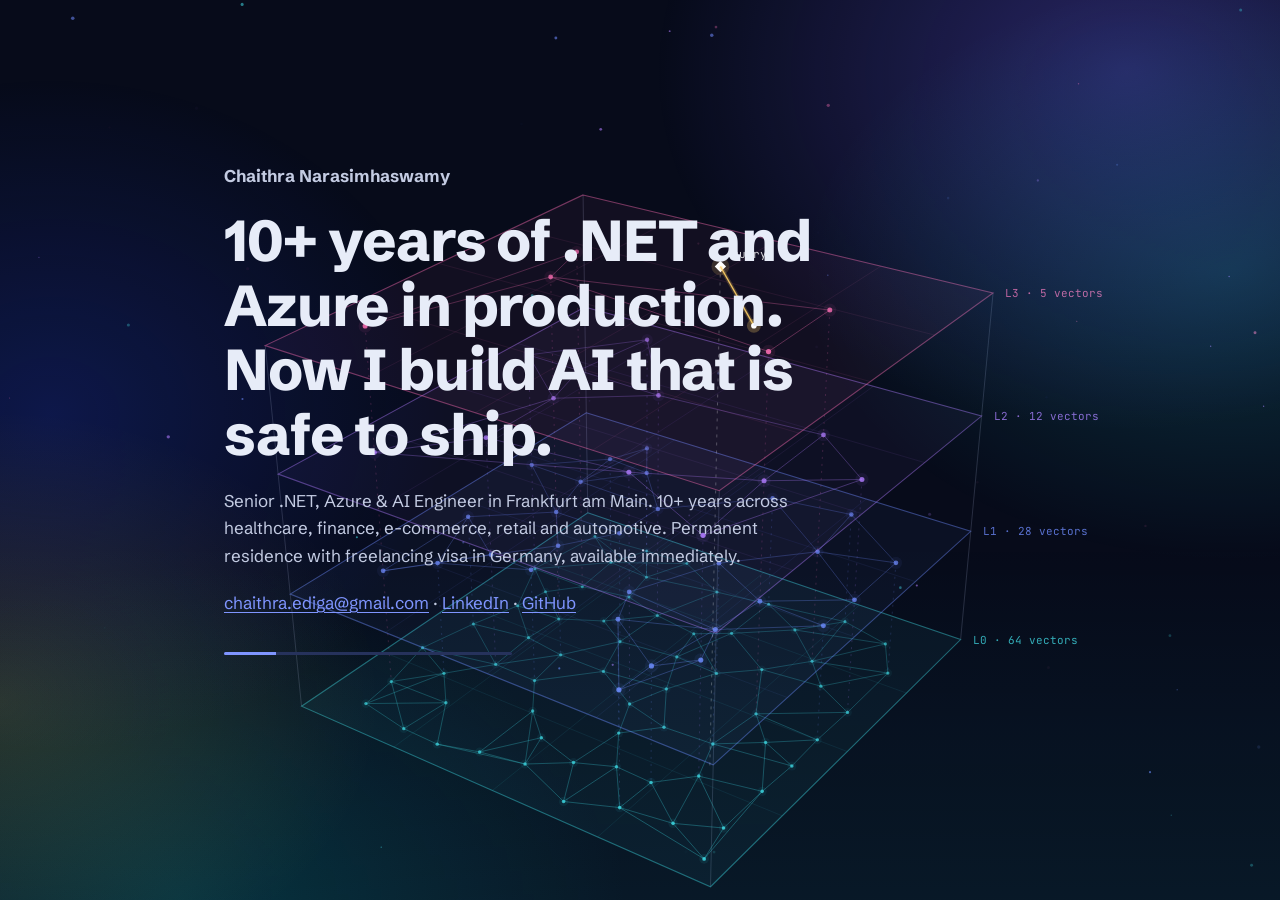
<file: index.html>
<!doctype html><meta charset="utf-8"><title>Chaithra Narasimhaswamy</title><meta http-equiv="refresh" content="0; url=/chaithra-narasimhaswamy/"><link rel="canonical" href="https://chaithran.github.io/chaithra-narasimhaswamy/"><a href="/chaithra-narasimhaswamy/">Chaithra Narasimhaswamy – portfolio</a>
</file>
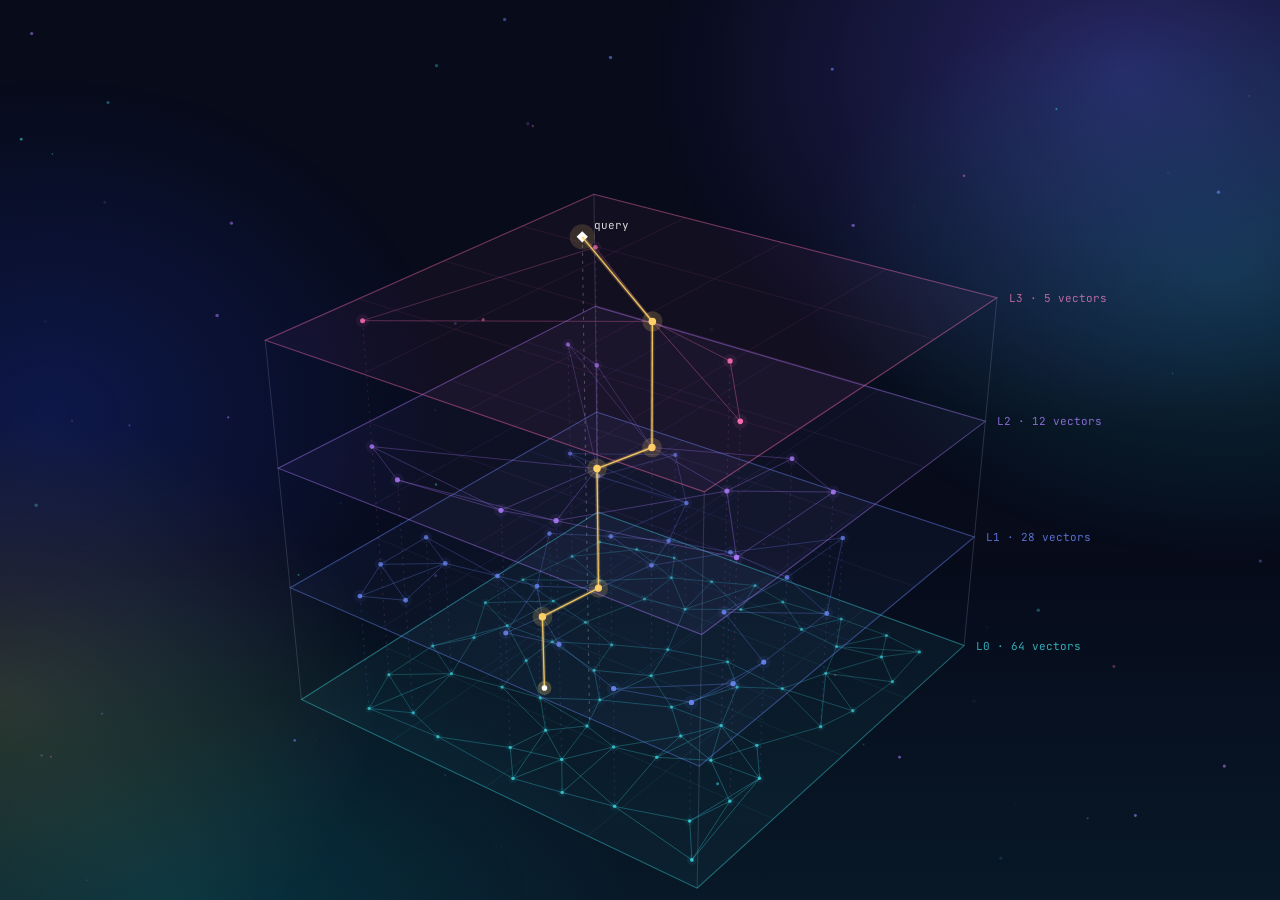
<file: chaithra-narasimhaswamy/index.html>
<!DOCTYPE html>
<html lang="en" data-theme="dark" data-mode="engineer">

<head>
    <meta charset="utf-8" />
    <meta name="viewport" content="width=device-width, initial-scale=1.0, viewport-fit=cover" />
    <title>Chaithra Narasimhaswamy – Senior .NET, Azure &amp; AI Engineer, Frankfurt</title>
    <meta name="description" content="Senior .NET, Azure and AI engineer in Frankfurt: MCP servers, RAG and agents on top of 10+ years across healthcare, finance, e-commerce, retail and automotive. Permanent residence with freelancing visa in Germany, available immediately." />
    <meta property="og:type" content="website" />
    <meta property="og:title" content="Chaithra Narasimhaswamy – Senior .NET, Azure &amp; AI Engineer" />
    <meta property="og:description" content="10+ years of .NET and Azure in production. Now I build AI that is safe to ship." />
    <meta property="og:image" content="https://chaithran.github.io/chaithra-narasimhaswamy/img/og-card.png" />
    <meta property="og:url" content="https://chaithran.github.io/chaithra-narasimhaswamy/" />
    <link rel="canonical" href="https://chaithran.github.io/chaithra-narasimhaswamy/" />
    <meta name="twitter:card" content="summary_large_image" />
    <meta name="theme-color" content="#eef2f8" media="(prefers-color-scheme: light)" />
    <meta name="theme-color" content="#070b1a" media="(prefers-color-scheme: dark)" />

    <!-- The deploy workflow replaces this with "/<repo-name>/" when the site is not at the domain root. -->
    <base href="/chaithra-narasimhaswamy/" />

    <link rel="icon" type="image/svg+xml" href="img/favicon.svg" />
    <link rel="preload" href="fonts/schibsted-grotesk-latin-wght-normal.woff2" as="font" type="font/woff2" crossorigin />
    <link href="_framework/dotnet.vn2v95kmvs.js" rel="preload" as="script" fetchpriority="high" crossorigin="anonymous" integrity="sha256-O7znX8V0V4ZVzbB6P4VFGzdGj/7K4YwRIpmOHp2TCoU=" />
    <link rel="stylesheet" href="css/tokens.css" />
    <link rel="stylesheet" href="css/app.css" />
    <link rel="stylesheet" href="Portfolio.Web.styles.css" />

    <!-- Applies the saved theme before anything paints, so there is no light/dark flash. -->
    <script>
        (function () {
            try {
                var d = document.documentElement;
                // Dark unless the visitor picked light with the theme button.
                var theme = localStorage.getItem("theme") || "dark";
                d.dataset.theme = theme;
                d.dataset.mode = localStorage.getItem("mode") || "engineer";
                var lang = localStorage.getItem("lang") || ((navigator.language || "en").slice(0, 2) === "de" ? "de" : "en");
                d.lang = lang;
            } catch (e) { }
        })();
    </script>
    <script type="importmap">{
  "imports": {
    "./_framework/blazor.webassembly.js": "./_framework/blazor.webassembly.w3qd1tpl0e.js",
    "./_framework/dotnet.native.js": "./_framework/dotnet.native.6ilbvndvcf.js",
    "./_framework/dotnet.runtime.js": "./_framework/dotnet.runtime.v2rwe8u38b.js",
    "./_framework/dotnet.js": "./_framework/dotnet.vn2v95kmvs.js"
  },
  "scopes": {},
  "integrity": {
    "./_framework/blazor.webassembly.js": "sha256-lDXsDYFgm62F+YUvxES7IOTCXYpiHpU3uR45YdC6mq4=",
    "./_framework/blazor.webassembly.w3qd1tpl0e.js": "sha256-lDXsDYFgm62F+YUvxES7IOTCXYpiHpU3uR45YdC6mq4=",
    "./_framework/dotnet.js": "sha256-O7znX8V0V4ZVzbB6P4VFGzdGj/7K4YwRIpmOHp2TCoU=",
    "./_framework/dotnet.native.6ilbvndvcf.js": "sha256-YvNi2Q+yHnXi8iT7ROza0OEWWv2tCpuTI2Ggaeura3U=",
    "./_framework/dotnet.native.js": "sha256-YvNi2Q+yHnXi8iT7ROza0OEWWv2tCpuTI2Ggaeura3U=",
    "./_framework/dotnet.runtime.js": "sha256-6SBqDbLLy460Bxd7wMZoiO97hZfLTuF+HRhWT3elS7U=",
    "./_framework/dotnet.runtime.v2rwe8u38b.js": "sha256-6SBqDbLLy460Bxd7wMZoiO97hZfLTuF+HRhWT3elS7U=",
    "./_framework/dotnet.vn2v95kmvs.js": "sha256-O7znX8V0V4ZVzbB6P4VFGzdGj/7K4YwRIpmOHp2TCoU="
  }
}</script>
</head>

<body>
    <!-- Animated background (js/background.js). Lives outside #app so Blazor never replaces it. -->
    <canvas id="bg-net" aria-hidden="true"></canvas>
    <!--
        Everything inside #app is shown until Blazor has loaded, then replaced.
        It doubles as the version search engines and no-JavaScript visitors see,
        so keep it in sync with profile.json when you change your headline.
    -->
    <div id="app">
        <main class="static-fallback">
            <p class="static-fallback__name">Chaithra Narasimhaswamy</p>
            <h1>10+ years of .NET and Azure in production. Now I build AI that is safe to ship.</h1>
            <p>Senior .NET, Azure &amp; AI Engineer in Frankfurt am Main. 10+ years across healthcare, finance, e-commerce, retail and automotive. Permanent residence with freelancing visa in Germany, available immediately.</p>
            <p>
                <a href="mailto:chaithra.ediga@gmail.com">chaithra.ediga@gmail.com</a> ·
                <a href="https://www.linkedin.com/in/chaithraediga">LinkedIn</a> ·
                <a href="https://github.com/chaithran">GitHub</a>
            </p>
            <div class="static-fallback__bar" aria-hidden="true"><span></span></div>
        </main>
    </div>

    <div id="blazor-error-ui" role="alert">
        Something went wrong while loading the page.
        <a href="." class="reload">Reload</a>
        <button class="dismiss" aria-label="Dismiss">×</button>
    </div>

    <script src="js/site.js"></script>
    <script src="js/background.js" defer></script>
    <script src="_framework/blazor.webassembly.w3qd1tpl0e.js"></script>
</body>

</html>
</file>
<file: chaithra-narasimhaswamy/css/tokens.css>
/* =====================================================================
   Design tokens: the ONLY place colours, fonts and sizes are defined.
   Change a value here and the whole site follows.
   Light theme is the default; dark theme overrides below.
   ===================================================================== */

@font-face {
    font-family: "Schibsted Grotesk";
    font-style: normal;
    font-display: swap;
    font-weight: 400 900;
    src: url("../fonts/schibsted-grotesk-latin-wght-normal.woff2") format("woff2-variations");
    unicode-range: U+0000-00FF, U+0131, U+0152-0153, U+02BB-02BC, U+02C6, U+02DA, U+02DC, U+0304, U+0308, U+0329, U+2000-206F, U+20AC, U+2122, U+2191, U+2193, U+2212, U+2215, U+FEFF, U+FFFD;
}
@font-face {
    font-family: "Schibsted Grotesk";
    font-style: normal;
    font-display: swap;
    font-weight: 400 900;
    src: url("../fonts/schibsted-grotesk-latin-ext-wght-normal.woff2") format("woff2-variations");
    unicode-range: U+0100-02BA, U+02BD-02C5, U+02C7-02CC, U+02CE-02D7, U+02DD-02FF, U+0304, U+0308, U+0329, U+1D00-1DBF, U+1E00-1E9F, U+1EF2-1EFF, U+2020, U+20A0-20AB, U+20AD-20C0, U+2113, U+2C60-2C7F, U+A720-A7FF;
}
@font-face {
    font-family: "JetBrains Mono";
    font-style: normal;
    font-display: swap;
    font-weight: 100 800;
    src: url("../fonts/jetbrains-mono-latin-wght-normal.woff2") format("woff2-variations");
}

:root {
    /* --- Colour: "drafting table" palette --- */
    --paper: #eef2f8;        /* page background, cool porcelain */
    --surface: #ffffff;      /* raised panels: code editor, diagram, answers */
    --surface-2: #f6f8fc;    /* subtle fills: chips, hover */
    --panel: color-mix(in srgb, var(--paper) 28%, transparent);       /* light panel behind most sections: background stays visible */
    --panel-dense: color-mix(in srgb, var(--paper) 78%, transparent); /* text-heavy sections (section--dense) */
    --panel-line: color-mix(in srgb, var(--line) 75%, transparent);
    --ink: #101a3d;          /* main text, deep navy */
    --ink-2: #3a4566;        /* secondary text */
    --muted: #5d6886;        /* captions, meta */
    --line: #d3dae8;         /* borders and rules */
    /* Background: soft glows + the animated network (js/background.js) */
    --glow-1: rgba(39, 71, 245, 0.16);   /* blue, top right */
    --glow-2: rgba(124, 77, 255, 0.12);  /* violet, middle left */
    --glow-3: rgba(0, 170, 170, 0.10);   /* teal, bottom left */
    /* Vector search tower (js/background.js): one colour per floor, top to bottom */
    --hnsw-1: #d6337f;
    --hnsw-2: #7c4dff;
    --hnsw-3: #2747f5;
    --hnsw-4: #00939c;
    --hnsw-path: #d98a00;    /* the query's route through the index */
    --hnsw-query: #101a3d;
    --hnsw-label: #5d6886;
    --hnsw-strength: 0.6;    /* overall opacity: lower = quieter background */
    --signal: #2747f5;       /* the one accent: links, active states, the request packet */
    --signal-soft: #e3e8ff;  /* tinted background behind accent elements */
    --on-signal: #ffffff;
    --fb: #d4513f;           /* feedback card accent: coral, stands out a little from the blue page */
    --on-fb: #ffffff;
    --ok: #0f7a60;           /* "running", "earned", "delivered" */
    --ok-soft: #dcf2ea;
    --plan: #8a5a00;         /* "planned" */
    --plan-soft: #fbefd5;
    --focus: #2747f5;

    /* Code colours (hero query) */
    --code-ident: #101a3d;
    --code-member: #6b3fd4;
    --code-method: #0b6bcb;
    --code-plain: #5d6886;

    /* --- Type --- */
    --font: "Schibsted Grotesk", "Segoe UI", system-ui, -apple-system, sans-serif;
    --font-code: "JetBrains Mono", ui-monospace, "Cascadia Code", Consolas, monospace;
    --text-xs: 0.8125rem;   /* 13 */
    --text-sm: 0.9375rem;   /* 15 */
    --text-md: 1.0625rem;   /* 17 body */
    --text-lg: 1.25rem;     /* 20 */
    --text-xl: 1.625rem;    /* 26 */
    --text-2xl: clamp(2rem, 1.4rem + 2.4vw, 2.75rem);    /* section titles */
    --text-hero: clamp(2.1rem, 1.35rem + 3vw, 3.6rem);  /* hero headline */
    --leading: 1.6;
    --leading-tight: 1.12;

    /* --- Space & shape --- */
    --gutter: clamp(1rem, 0.6rem + 2vw, 2.5rem);
    --page: 1180px;
    --section-gap: clamp(4.5rem, 3rem + 6vw, 8.5rem);
    --radius-sm: 6px;
    --radius: 10px;
    --radius-lg: 16px;
    --shadow: 0 1px 0 rgba(16, 26, 61, 0.04), 0 8px 24px -12px rgba(16, 26, 61, 0.18);

    /* --- Motion --- */
    --ease: cubic-bezier(0.22, 1, 0.36, 1);
    --fast: 160ms;
    --slow: 700ms;
}

:root[data-theme="dark"] {
    --paper: #070b1a;
    --surface: #0e1531;
    --surface-2: #151e44;
    --ink: #e7ecf8;
    --ink-2: #c3cbe2;
    --muted: #97a2c2;
    --line: #26325c;
    --glow-1: rgba(108, 92, 255, 0.32);
    --glow-2: rgba(39, 71, 245, 0.22);
    --glow-3: rgba(0, 190, 190, 0.16);
    --hnsw-1: #ff6fb5;
    --hnsw-2: #b07cff;
    --hnsw-3: #6f8bff;
    --hnsw-4: #3fd6e0;
    --hnsw-path: #ffd166;
    --hnsw-query: #ffffff;
    --hnsw-label: #97a2c2;
    --hnsw-strength: 0.8;
    --signal: #7f95ff;
    --signal-soft: #1d2a63;
    --on-signal: #070b1a;
    --fb: #ff8f7a;
    --on-fb: #2a0d07;
    --ok: #46cfa6;
    --ok-soft: #0f3a34;
    --plan: #f0c063;
    --plan-soft: #3a2e10;
    --focus: #9db0ff;
    --code-ident: #e7ecf8;
    --code-member: #c3a6ff;
    --code-method: #7cc4ff;
    --code-plain: #97a2c2;
    --shadow: 0 1px 0 rgba(0, 0, 0, 0.2), 0 12px 32px -14px rgba(0, 0, 0, 0.7);
}

/* Engineer view: a little extra neon. --neon / --neon-2 mark the content only engineers see,
   and the background tower gets brighter (background.js re-reads --hnsw-strength on switch). */
:root {
    --neon: #00788c;   /* 4.9:1 on white, readable as text */
    --neon-2: #c99a00;   /* yellow */
}
:root[data-theme="dark"] {
    --neon: #22f0ff;
    --neon-2: #ffe14d;   /* yellow */
}
:root[data-mode="engineer"] { --hnsw-strength: 0.85; }
:root[data-mode="engineer"][data-theme="dark"] { --hnsw-strength: 1.05; }

@media (prefers-reduced-motion: reduce) {
    :root { --fast: 0ms; --slow: 0ms; }
}
</file>
<file: chaithra-narasimhaswamy/css/app.css>
/* =====================================================================
   Global styles: reset, page layout and a few shared building blocks
   (buttons, chips, section headers). Styles for one component live in
   that component's .razor.css file next to it.
   ===================================================================== */

*, *::before, *::after { box-sizing: border-box; }

html {
    -webkit-text-size-adjust: 100%;
    scroll-padding-top: 5rem; /* keeps section titles clear of the sticky nav */
}

body {
    margin: 0;
    font-family: var(--font);
    font-size: var(--text-md);
    line-height: var(--leading);
    color: var(--ink);
    background-color: var(--paper);
    -webkit-font-smoothing: antialiased;
    text-rendering: optimizeLegibility;
    font-feature-settings: "ss01", "tnum" 0;
    transition: background-color var(--fast), color var(--fast);
}

h1, h2, h3, h4 { margin: 0; line-height: var(--leading-tight); font-weight: 760; letter-spacing: -0.02em; }
p { margin: 0; }
ul, ol { margin: 0; padding: 0; }
a { color: var(--signal); text-underline-offset: 0.18em; text-decoration-thickness: 1px; }
a:hover { text-decoration-thickness: 2px; }
button { font: inherit; color: inherit; }
code, kbd, pre { font-family: var(--font-code); font-size: 0.92em; font-variant-ligatures: none; font-feature-settings: "calt" 0, "liga" 0; }
img, svg { display: block; max-width: 100%; }

:focus-visible { outline: 2px solid var(--focus); outline-offset: 3px; border-radius: 4px; }
[tabindex="-1"]:focus { outline: none; }

::selection { background: var(--signal); color: var(--on-signal); }

.visually-hidden {
    position: absolute !important; width: 1px; height: 1px; overflow: hidden;
    clip: rect(0 0 0 0); white-space: nowrap; margin: -1px; padding: 0; border: 0;
}

.skip-link {
    position: absolute; left: 1rem; top: -3rem; z-index: 100;
    background: var(--signal); color: var(--on-signal); padding: 0.5rem 0.9rem; border-radius: var(--radius-sm);
}
.skip-link:focus { top: 1rem; }

/* ---------- Background: glows (CSS) + animated network (js/background.js) ---------- */

body::before {
    content: ""; position: fixed; inset: 0; z-index: 0; pointer-events: none;
    background:
        radial-gradient(42rem 32rem at 88% 8%, var(--glow-1), transparent 70%),
        radial-gradient(36rem 30rem at 4% 46%, var(--glow-2), transparent 70%),
        radial-gradient(40rem 30rem at 14% 100%, var(--glow-3), transparent 70%);
}
#bg-net { position: fixed; inset: 0; width: 100%; height: 100%; z-index: 0; pointer-events: none; }
#app { position: relative; z-index: 1; }

/* Brief highlight on an element the visitor jumped to (site.flash). */
.is-flash { animation: flash 2s var(--ease); border-radius: var(--radius); }
@keyframes flash { 0%, 30% { background: color-mix(in srgb, var(--signal) 16%, transparent); box-shadow: 0 0 0 8px color-mix(in srgb, var(--signal) 16%, transparent); } 100% { background: transparent; box-shadow: 0 0 0 8px transparent; } }

/* ---------- Page layout ---------- */

.page { width: min(100% - 2 * var(--gutter), var(--page)); margin-inline: auto; }

/* Sections after the hero sit on a light, see-through panel so the animated background stays visible.
   Text-heavy sections add class="section--dense" for a more opaque panel (--panel-dense in tokens.css).
   The panel grows outwards by --panel-pad, so the text keeps the same width. */
.section {
    --panel-pad: clamp(0.85rem, 0.3rem + 1.8vw, 2rem);
    position: relative;
    width: min(100% - 2 * max(0.5rem, var(--gutter) - var(--panel-pad)), var(--page) + 2 * var(--panel-pad));
    margin-top: calc(var(--section-gap) * 0.3);
    padding: var(--panel-pad);
    background: var(--panel);
    border: 1px solid var(--panel-line);
    border-radius: clamp(18px, 1rem + 1vw, 26px);
    -webkit-backdrop-filter: blur(3px);
    backdrop-filter: blur(3px);
}
.section--dense {
    background: var(--panel-dense);
    -webkit-backdrop-filter: blur(10px) saturate(1.15);
    backdrop-filter: blur(10px) saturate(1.15);
    box-shadow: 0 30px 80px -50px rgba(0, 0, 0, 0.55);
}
.section:last-of-type { margin-bottom: calc(var(--section-gap) * 0.35); }

/* Section header: title + one sentence of intro, left aligned */
.section-head { display: grid; gap: 0.4rem; max-width: 46rem; margin-bottom: clamp(1rem, 0.8rem + 1vw, 1.5rem); }
.section-head h2 { font-size: clamp(1.6rem, 1.2rem + 1.3vw, 2.3rem); }
.section-head p { color: var(--ink-2); font-size: var(--text-md); line-height: 1.5; }

/* Recruiter mode hides deep technical detail. Add class="engineer-only" to anything that should hide. */
:root[data-mode="recruiter"] .engineer-only { display: none !important; }

/* ---------- Engineer view: neon background and highlighted extra content ---------- */

/* an extra neon layer over the background glows, faded in when the view switches */
body::after {
    content: ""; position: fixed; inset: 0; z-index: 0; pointer-events: none;
    background:
        radial-gradient(38rem 26rem at 96% 30%, color-mix(in srgb, var(--neon) 16%, transparent), transparent 70%),
        radial-gradient(34rem 26rem at 0% 78%, color-mix(in srgb, var(--neon-2) 14%, transparent), transparent 70%),
        linear-gradient(180deg, transparent 0 60%, color-mix(in srgb, var(--neon) 6%, transparent));
    opacity: 0; transition: opacity 700ms var(--ease);
}
:root[data-mode="engineer"] body::after { opacity: 1; }

/* everything only engineers see gets a neon edge and glows in when it appears */
:root[data-mode="engineer"] .engineer-only { animation: eng-in 900ms var(--ease); }
@keyframes eng-in { 0% { opacity: 0; filter: drop-shadow(0 0 0 transparent); } 40% { opacity: 1; filter: drop-shadow(0 0 10px var(--neon)); } 100% { filter: drop-shadow(0 0 0 transparent); } }

/* whole sections (Decisions) */
:root[data-mode="engineer"] .section.engineer-only {
    border-color: color-mix(in srgb, var(--neon) 55%, transparent);
    box-shadow: 0 0 0 1px color-mix(in srgb, var(--neon) 25%, transparent), 0 0 40px -12px color-mix(in srgb, var(--neon) 55%, transparent);
}
.section.engineer-only::after {
    content: "</> Engineer view"; position: absolute; top: 0.9rem; right: 1rem;
    font: 700 var(--text-xs) / 1 var(--font-code); letter-spacing: 0.02em; color: var(--neon);
    padding: 0.35rem 0.6rem; border-radius: 999px;
    border: 1px solid color-mix(in srgb, var(--neon) 60%, transparent); background: color-mix(in srgb, var(--neon) 10%, transparent);
    box-shadow: 0 0 14px -4px var(--neon);
}

/* tech-stack tags */
:root[data-mode="engineer"] .tags.engineer-only .tag {
    border-color: color-mix(in srgb, var(--neon) 55%, transparent);
    box-shadow: 0 0 10px -4px color-mix(in srgb, var(--neon) 80%, transparent);
}

/* text blocks (e.g. a project's problem statement) */
:root[data-mode="engineer"] p.engineer-only, :root[data-mode="engineer"] div.engineer-only {
    border-left: 2px solid var(--neon); padding-left: 0.6rem;
    box-shadow: -8px 0 14px -10px var(--neon);
}

/* menu links to engineer-only sections */
:root[data-mode="engineer"] .nav li.engineer-only a { color: var(--neon); text-shadow: 0 0 10px color-mix(in srgb, var(--neon) 60%, transparent); }

@media (prefers-reduced-motion: reduce) {
    body::after { transition: none; }
    :root[data-mode="engineer"] .engineer-only { animation: none; }
}

/* ---------- Buttons ---------- */

.btn {
    display: inline-flex; align-items: center; gap: 0.5rem;
    min-height: 2.75rem; padding: 0 1.15rem;
    border-radius: 999px; border: 1px solid var(--line);
    background: var(--surface); color: var(--ink);
    font-weight: 620; font-size: var(--text-sm); text-decoration: none; cursor: pointer;
    transition: background-color var(--fast), border-color var(--fast), transform var(--fast);
}
.btn:hover { border-color: var(--ink-2); text-decoration: none; }
.btn:active { transform: translateY(1px); }
.btn--primary { background: var(--signal); border-color: var(--signal); color: var(--on-signal); }
.btn--primary:hover { border-color: var(--signal); filter: brightness(1.08); }
.btn--quiet { background: transparent; border-color: transparent; }
.btn--quiet:hover { background: var(--surface-2); border-color: transparent; }
.btn--icon { width: 2.5rem; min-height: 2.5rem; padding: 0; justify-content: center; }
.btn svg { width: 1.1em; height: 1.1em; flex: none; }

/* ---------- Filter chips (experience, projects, certifications) ---------- */

.chips { display: flex; flex-wrap: wrap; gap: 0.5rem; }
.chip {
    display: inline-flex; align-items: center; gap: 0.4rem;
    min-height: 2.25rem; padding: 0 0.9rem;
    border-radius: 999px; border: 1px solid var(--line); background: transparent;
    color: var(--ink-2); font-size: var(--text-sm); font-weight: 560; cursor: pointer;
    transition: background-color var(--fast), color var(--fast), border-color var(--fast);
}
.chip:hover { border-color: var(--ink-2); color: var(--ink); }
.chip[aria-pressed="true"] { background: var(--ink); border-color: var(--ink); color: var(--paper); }
.chip__count { font-size: var(--text-xs); opacity: 0.7; font-variant-numeric: tabular-nums; }

/* Small technology tags */
.tags { display: flex; flex-wrap: wrap; gap: 0.375rem; list-style: none; }
.tag {
    font-size: var(--text-xs); font-weight: 540; color: var(--ink-2);
    background: var(--surface-2); border: 1px solid var(--line);
    padding: 0.15rem 0.55rem; border-radius: var(--radius-sm);
}

/* Status badge: live / delivered / building / planned / earned */
.status {
    display: inline-flex; align-items: center; gap: 0.4rem;
    font-size: var(--text-xs); font-weight: 650;
    padding: 0.2rem 0.6rem 0.2rem 0.5rem; border-radius: 999px;
    background: var(--surface-2); color: var(--ink-2);
}
.status::before { content: ""; width: 0.45rem; height: 0.45rem; border-radius: 50%; background: currentColor; }
.status--live, .status--delivered, .status--earned { background: var(--ok-soft); color: var(--ok); }
.status--building, .status--in-progress { background: var(--signal-soft); color: var(--signal); }
.status--planned { background: var(--plan-soft); color: var(--plan); }
.status--live::before { animation: pulse 2.4s var(--ease) infinite; }
@keyframes pulse { 0%, 100% { box-shadow: 0 0 0 0 currentColor; } 50% { box-shadow: 0 0 0 4px transparent; } }

/* Panels: used for surfaces that hold an interactive thing */
.panel { background: var(--surface); border: 1px solid var(--line); border-radius: var(--radius-lg); box-shadow: var(--shadow); }

/* ---------- Loading state shown before Blazor starts (see index.html) ---------- */

.static-fallback {
    width: min(100% - 2 * var(--gutter), 52rem); margin: 18vh auto 0; display: grid; gap: 1.25rem;
}
.static-fallback__name { font-weight: 700; color: var(--signal); }
.static-fallback h1 { font-size: var(--text-hero); max-width: 18ch; }
.static-fallback p { color: var(--ink-2); max-width: 60ch; }
.static-fallback__bar { height: 3px; background: var(--line); border-radius: 3px; overflow: hidden; margin-top: 1rem; max-width: 18rem; }
.static-fallback__bar span {
    display: block; height: 100%; background: var(--signal);
    width: var(--blazor-load-percentage, 8%); transition: width 200ms linear;
}

/* ---------- Blazor error bar ---------- */

#blazor-error-ui {
    display: none; position: fixed; inset: auto 1rem 1rem 1rem; z-index: 1000;
    padding: 0.85rem 1rem; border-radius: var(--radius); background: var(--ink); color: var(--paper);
    box-shadow: var(--shadow);
}
#blazor-error-ui .reload { color: var(--paper); margin-left: 0.5rem; }
#blazor-error-ui .dismiss { float: right; background: none; border: 0; color: var(--paper); cursor: pointer; font-size: 1.25rem; line-height: 1; }

@media (prefers-reduced-motion: reduce) {
    *, *::before, *::after { animation-duration: 0.01ms !important; animation-iteration-count: 1 !important; scroll-behavior: auto !important; }
}

@media print {
    body { background: #fff; color: #000; }
    nav, .no-print { display: none !important; }
}
</file>
<file: chaithra-narasimhaswamy/Portfolio.Web.styles.css>
/* /Components/Sections/About.razor.rz.scp.css */
/* About: about.md on the left, appsettings.json / terminal on the right.
   The editor and terminal keep a dark "IDE" look in both themes on purpose. */
.ab__prompt[b-0aou2uq2jd] {
    display: flex; align-items: center; gap: 0.5rem; margin-bottom: 0.9rem;
    font-family: var(--font-code); font-size: var(--text-md); font-weight: 600; color: var(--signal);
}
.ab__prompt span[b-0aou2uq2jd] { color: var(--neon); }
.ab__prompt i[b-0aou2uq2jd] { width: 0.55rem; height: 1.1rem; background: var(--signal); animation: ab-blink-b-0aou2uq2jd 1.1s steps(1) infinite; }
@keyframes ab-blink-b-0aou2uq2jd { 50% { opacity: 0; } }

.ab__grid[b-0aou2uq2jd] { display: grid; grid-template-columns: minmax(0, 1.05fr) minmax(0, 1fr); gap: 0.9rem; align-items: stretch; }

.ab__file[b-0aou2uq2jd], .ab__ide[b-0aou2uq2jd] {
    display: grid; grid-template-rows: auto 1fr; min-width: 0; overflow: hidden;
    border-radius: 16px; border: 1px solid var(--line);
}
.ab__file[b-0aou2uq2jd] { background: color-mix(in srgb, var(--surface) 90%, transparent); }
.ab__ide[b-0aou2uq2jd] { --ide: #0b1124; --ide-2: #121a36; --ide-ink: #dbe4ff; --ide-muted: #7d89b0; background: var(--ide); color: var(--ide-ink); border-color: #1f2a52; }

/* tab bar shared by both cards */
.ab__bar[b-0aou2uq2jd] { display: flex; align-items: center; justify-content: space-between; gap: 0.5rem; padding: 0.45rem 0.6rem; border-bottom: 1px solid var(--line); }
.ab__ide .ab__bar[b-0aou2uq2jd] { border-color: #1f2a52; background: var(--ide-2); }
.ab__tabs[b-0aou2uq2jd] { display: flex; gap: 0.25rem; }
.ab__tab[b-0aou2uq2jd] {
    display: inline-flex; align-items: center; gap: 0.35rem; padding: 0.25rem 0.6rem; border-radius: 8px;
    font: 600 var(--text-xs) var(--font-code); color: var(--muted); background: none; border: 1px solid transparent; cursor: pointer;
}
.ab__file .ab__tab[b-0aou2uq2jd] { cursor: default; }
.ab__tab.is-on[b-0aou2uq2jd] { color: var(--ink); background: var(--surface-2); border-color: var(--line); }
.ab__ide .ab__tab[b-0aou2uq2jd] { color: var(--ide-muted); }
.ab__ide .ab__tab.is-on[b-0aou2uq2jd] { color: var(--ide-ink); background: var(--ide); border-color: #2a3768; }

.ab__switch[b-0aou2uq2jd] { display: flex; padding: 2px; border-radius: 8px; border: 1px solid var(--line); }
.ab__switch button[b-0aou2uq2jd] { border: 0; background: none; cursor: pointer; padding: 0.15rem 0.55rem; border-radius: 6px; font-size: var(--text-xs); font-weight: 600; color: var(--muted); }
.ab__switch button[aria-pressed="true"][b-0aou2uq2jd] { background: var(--signal); color: var(--on-signal); }

.ab__live[b-0aou2uq2jd] { display: inline-flex; align-items: center; gap: 0.35rem; font: 600 var(--text-xs) var(--font-code); color: #3ee08f; }
.ab__live i[b-0aou2uq2jd] { width: 0.45rem; height: 0.45rem; border-radius: 50%; background: currentColor; box-shadow: 0 0 8px currentColor; }

/* about.md, rendered */
.ab__md[b-0aou2uq2jd] { display: grid; gap: 0.7rem; padding: 1rem 1.15rem 1.15rem; font-size: var(--text-sm); line-height: 1.6; color: var(--ink-2); }
.ab__md[b-0aou2uq2jd]  h3 { font-size: var(--text-xl); line-height: 1.2; color: var(--ink); letter-spacing: -0.02em; text-wrap: balance; }
.ab__md[b-0aou2uq2jd]  strong { color: var(--ink); font-weight: 650; }
.ab__md[b-0aou2uq2jd]  ul { display: flex; flex-wrap: wrap; gap: 0.4rem; list-style: none; }
.ab__md[b-0aou2uq2jd]  li { font-size: var(--text-xs); font-weight: 600; padding: 0.2rem 0.6rem; border-radius: 999px; background: var(--signal-soft); color: var(--signal); }
.ab__md[b-0aou2uq2jd]  code { font-family: var(--font-code); font-size: 0.92em; }

/* about.md, raw */
.ab__raw[b-0aou2uq2jd], .ab__json[b-0aou2uq2jd] {
    margin: 0; padding: 0.9rem 1.1rem; overflow: auto; max-height: 24rem;
    font: 0.78rem/1.6 var(--font-code); white-space: pre-wrap; word-break: break-word;
}
.ab__raw[b-0aou2uq2jd] { color: var(--ink-2); }
.ab__json[b-0aou2uq2jd] { color: var(--ide-ink); white-space: pre; }
.ab__json[b-0aou2uq2jd]  .j-key { color: #8fb3ff; }
.ab__json[b-0aou2uq2jd]  .j-str { color: #7ee2b8; }
.ab__json[b-0aou2uq2jd]  .j-num { color: #ffd166; }
.ab__json[b-0aou2uq2jd]  .j-bool { color: #ff8fc7; }

/* terminal */
.ab__term[b-0aou2uq2jd] { display: grid; grid-template-rows: minmax(0, 1fr) auto auto; min-height: 0; cursor: text; }
.ab__out[b-0aou2uq2jd] { overflow-y: auto; max-height: 17rem; min-height: 12rem; padding: 0.7rem 1rem 0.2rem; font: 0.78rem/1.55 var(--font-code); }
.ab__line[b-0aou2uq2jd] { white-space: pre-wrap; word-break: break-word; min-height: 1.2em; }
.ab__line--cmd[b-0aou2uq2jd] { color: #8fb3ff; }
.ab__line--muted[b-0aou2uq2jd] { color: var(--ide-muted); }
.ab__line--accent[b-0aou2uq2jd] { color: #22f0ff; }
.ab__line--ok[b-0aou2uq2jd] { color: #3ee08f; }
.ab__line--warn[b-0aou2uq2jd] { color: #ffd166; }
.ab__line--error[b-0aou2uq2jd] { color: #ff7a8a; }

.ab__in[b-0aou2uq2jd] { display: flex; align-items: center; gap: 0.5rem; padding: 0.35rem 1rem 0.5rem; font: 0.8rem var(--font-code); }
.ab__in span[b-0aou2uq2jd] { color: #3ee08f; white-space: nowrap; }
.ab__in input[b-0aou2uq2jd] { flex: 1; min-width: 0; border: 0; outline: none; background: none; color: var(--ide-ink); font: inherit; caret-color: #22f0ff; }
.ab__in input[b-0aou2uq2jd]::placeholder { color: var(--ide-muted); }

.ab__chips[b-0aou2uq2jd] { display: flex; gap: 0.35rem; overflow-x: auto; padding: 0.5rem 1rem 0.7rem; border-top: 1px solid #1f2a52; scrollbar-width: none; }
.ab__chips button[b-0aou2uq2jd] {
    flex: none; cursor: pointer; padding: 0.2rem 0.55rem; border-radius: 6px;
    font: 600 0.72rem var(--font-code); color: var(--ide-ink); background: var(--ide-2); border: 1px solid #2a3768;
}
.ab__chips button:hover[b-0aou2uq2jd] { border-color: #22f0ff; color: #22f0ff; }

@media (max-width: 900px) {
    .ab__grid[b-0aou2uq2jd] { grid-template-columns: minmax(0, 1fr); }
}
@media (prefers-reduced-motion: reduce) { .ab__prompt i[b-0aou2uq2jd] { animation: none; } }
/* /Components/Sections/AiFocus.razor.rz.scp.css */
/* AI engineering: one compact card per topic, each with its code links. */
.ai__head[b-ljaytzdu4v] { display: flex; flex-wrap: wrap; align-items: end; justify-content: space-between; gap: 0 1.5rem; }
.ai__head .btn[b-ljaytzdu4v] { margin-bottom: clamp(1.25rem, 1rem + 1vw, 1.75rem); }

.ai__topics[b-ljaytzdu4v] { list-style: none; display: grid; grid-template-columns: repeat(auto-fit, minmax(min(100%, 17rem), 1fr)); gap: 0.85rem; }

.ai__topic[b-ljaytzdu4v] {
    position: relative; display: grid; grid-template-rows: auto auto 1fr; gap: 0.5rem;
    padding: 1rem 1.1rem; border-radius: 16px; overflow: hidden;
    background: color-mix(in srgb, var(--surface) 88%, transparent); border: 1px solid var(--line);
    -webkit-backdrop-filter: blur(8px); backdrop-filter: blur(8px);
}
.ai__topic[b-ljaytzdu4v]::before {
    content: ""; position: absolute; inset: 0 0 auto; height: 3px;
    background: linear-gradient(90deg, var(--c), color-mix(in srgb, var(--c) 25%, transparent));
}
.ai__topic:nth-child(3n+1)[b-ljaytzdu4v] { --c: var(--hnsw-1); }
.ai__topic:nth-child(3n+2)[b-ljaytzdu4v] { --c: var(--hnsw-2); }
.ai__topic:nth-child(3n+3)[b-ljaytzdu4v] { --c: var(--hnsw-3); }

.ai__title[b-ljaytzdu4v] { display: flex; align-items: center; gap: 0.6rem; }
.ai__icon[b-ljaytzdu4v] {
    display: grid; place-items: center; width: 2.1rem; height: 2.1rem; border-radius: 10px; flex: none;
    color: var(--c); background: color-mix(in srgb, var(--c) 15%, transparent);
}
.ai__title h3[b-ljaytzdu4v] { font-size: var(--text-md); }
.ai__topic > p[b-ljaytzdu4v] { color: var(--ink-2); font-size: var(--text-sm); line-height: 1.45; }

.ai__repos[b-ljaytzdu4v] { list-style: none; display: grid; gap: 0.3rem; align-content: end; margin-top: 0.2rem; }
.ai__repos a[b-ljaytzdu4v], .ai__soon[b-ljaytzdu4v] {
    display: flex; align-items: center; gap: 0.5rem; padding: 0.35rem 0.6rem; border-radius: 10px;
    font-size: var(--text-sm); font-weight: 620; text-decoration: none;
    border: 1px solid var(--line); background: var(--surface-2);
}
.ai__repos a[b-ljaytzdu4v] { color: var(--ink); }
.ai__repos a:hover[b-ljaytzdu4v] { border-color: var(--c); color: var(--c); }
.ai__repos span[b-ljaytzdu4v] { flex: 1; min-width: 0; overflow: hidden; text-overflow: ellipsis; white-space: nowrap; }
.ai__soon[b-ljaytzdu4v] { color: var(--muted); border-style: dashed; background: transparent; }
.ai__soon em[b-ljaytzdu4v] { font-style: normal; font-size: var(--text-xs); font-weight: 600; }

.ai__dot[b-ljaytzdu4v] { width: 0.5rem; height: 0.5rem; border-radius: 50%; flex: none; background: var(--muted); }
.ai__dot--live[b-ljaytzdu4v], .ai__dot--delivered[b-ljaytzdu4v] { background: var(--ok); }
.ai__dot--building[b-ljaytzdu4v] { background: var(--signal); }

/* engineer view: the technologies behind the topic */
.ai__topic > .ai__stack[b-ljaytzdu4v] { font-size: var(--text-xs); }
.ai__stack code[b-ljaytzdu4v] { font-family: var(--font-code); color: var(--neon); }
/* /Components/Sections/AskBot.razor.rz.scp.css */
/* Floating assistant: fixed bottom right, above the page. */
.bot[b-gumb4ed2gb] {
    position: fixed; z-index: 60;
    right: max(1.25rem, env(safe-area-inset-right, 0px));
    bottom: max(1.25rem, env(safe-area-inset-bottom, 0px));
    display: grid; justify-items: end; gap: 0.75rem;
}

/* ---------- The orb ---------- */

.bot__launcher[b-gumb4ed2gb] {
    border: 0; padding: 0; background: none; cursor: pointer; border-radius: 50%;
    animation: bot-bounce-b-gumb4ed2gb 5s ease-in-out infinite;  /* a gentle float with two small hops, to catch the eye */
}
.bot__launcher.is-hop[b-gumb4ed2gb] { animation: bot-hop-b-gumb4ed2gb 600ms var(--ease); }
.bot.is-open .bot__launcher[b-gumb4ed2gb] { animation: none; }

.orb[b-gumb4ed2gb] {
    --orb: 62px;
    position: relative; display: grid; place-items: center;
    width: var(--orb); height: var(--orb); border-radius: 50%;
    background: radial-gradient(circle at 35% 30%, #ffffff 0, color-mix(in srgb, var(--hnsw-2) 70%, #fff) 18%, var(--hnsw-3) 55%, #1a1f5c 100%);
    box-shadow: 0 10px 30px -8px color-mix(in srgb, var(--hnsw-2) 70%, transparent), inset 0 -6px 12px rgba(0, 0, 0, 0.25);
}
/* rotating colour halo, in the same colours as the tower and the portrait ring */
.orb[b-gumb4ed2gb]::before {
    content: ""; position: absolute; inset: -5px; border-radius: 50%; z-index: -1;
    background: conic-gradient(from var(--orb-angle, 0deg), var(--hnsw-1), var(--hnsw-2), var(--hnsw-3), var(--hnsw-4), var(--hnsw-1));
    filter: blur(6px); opacity: 0.85;
    animation: orb-spin-b-gumb4ed2gb 5s linear infinite;
}
.orb__face[b-gumb4ed2gb] {
    display: flex; gap: 9px;
    /* eyes look the way the page is scrolling (--look is set by site.js) */
    transform: translateY(calc(var(--look, 0) * 5px));
    transition: transform 120ms linear;
}
.orb__face i[b-gumb4ed2gb] {
    width: 7px; height: 11px; border-radius: 4px; background: #fff;
    box-shadow: 0 0 6px rgba(255, 255, 255, 0.9);
    animation: orb-blink-b-gumb4ed2gb 5.5s infinite;
}
.orb--small[b-gumb4ed2gb] { --orb: 38px; flex: none; }
.orb--small .orb__face[b-gumb4ed2gb] { gap: 6px; }
.orb--small .orb__face i[b-gumb4ed2gb] { width: 5px; height: 8px; }

@property --orb-angle { syntax: "<angle>"; inherits: false; initial-value: 0deg; }
@keyframes orb-spin-b-gumb4ed2gb { to { --orb-angle: 360deg; } }
@keyframes orb-blink-b-gumb4ed2gb { 0%, 92%, 100% { transform: scaleY(1); } 95% { transform: scaleY(0.1); } }
@keyframes bot-bounce-b-gumb4ed2gb {
    0%, 100% { transform: translateY(0); }
    30% { transform: translateY(-5px); }
    60% { transform: translateY(0); }
    68% { transform: translateY(-14px) scale(1.04, 0.97); }
    74% { transform: translateY(0) scale(1.04, 0.95); }
    80% { transform: translateY(-7px) scale(0.98, 1.02); }
    86% { transform: translateY(0); }
}
@keyframes bot-hop-b-gumb4ed2gb { 30% { transform: translateY(-14px) scale(1.05); } 60% { transform: translateY(0) scale(0.97); } }

/* ---------- The bubble: a question about the section on screen ---------- */

.bot__bubble[b-gumb4ed2gb] {
    display: grid; gap: 0.15rem; text-align: left; cursor: pointer;
    max-width: 17rem; padding: 0.7rem 0.95rem; margin-right: 0.35rem;
    background: var(--surface); color: var(--ink);
    border: 1px solid color-mix(in srgb, var(--signal) 45%, var(--line)); border-radius: 14px 14px 4px 14px;
    box-shadow: var(--shadow); font-size: var(--text-sm); font-weight: 600; line-height: 1.35;
    animation: bubble-in-b-gumb4ed2gb 380ms var(--ease);
}
.bot__bubble:hover[b-gumb4ed2gb] { border-color: var(--signal); }
.bot__bubble-label[b-gumb4ed2gb] { font-size: var(--text-xs); font-weight: 600; color: var(--signal); }
@keyframes bubble-in-b-gumb4ed2gb { from { opacity: 0; transform: translateY(8px) scale(0.96); } }

/* ---------- The panel ---------- */

.bot__panel[b-gumb4ed2gb] {
    order: -1; /* above the orb */
    display: grid; grid-template-rows: auto minmax(0, 1fr) auto auto;
    width: min(24rem, calc(100vw - 2.5rem)); height: min(34rem, calc(100vh - 8rem));
    background: color-mix(in srgb, var(--surface) 94%, transparent);
    backdrop-filter: blur(16px) saturate(1.3); -webkit-backdrop-filter: blur(16px) saturate(1.3);
    border: 1px solid var(--line); border-radius: 20px; box-shadow: var(--shadow);
    overflow: hidden; transform-origin: bottom right;
    animation: panel-in-b-gumb4ed2gb 320ms var(--ease);
}
.bot__panel[hidden][b-gumb4ed2gb] { display: none; }
@keyframes panel-in-b-gumb4ed2gb { from { opacity: 0; transform: translateY(12px) scale(0.97); } }

.bot__head[b-gumb4ed2gb] { display: flex; align-items: center; gap: 0.7rem; padding: 0.85rem 0.6rem 0.85rem 1rem; border-bottom: 1px solid var(--line); }
.bot__head div[b-gumb4ed2gb] { flex: 1; min-width: 0; }
.bot__head h2[b-gumb4ed2gb] { font-size: var(--text-md); letter-spacing: -0.01em; }
.bot__head p[b-gumb4ed2gb] { font-size: var(--text-xs); color: var(--muted); line-height: 1.35; }

.bot__log[b-gumb4ed2gb] { overflow-y: auto; padding: 1rem; display: grid; align-content: start; gap: 0.7rem; scroll-behavior: smooth; }

.msg[b-gumb4ed2gb] { max-width: 88%; display: grid; gap: 0.5rem; animation: bubble-in-b-gumb4ed2gb 280ms var(--ease); }
.msg p[b-gumb4ed2gb] { white-space: pre-line; font-size: var(--text-sm); line-height: 1.5; }
.msg--bot[b-gumb4ed2gb] { justify-self: start; padding: 0.7rem 0.85rem; background: var(--surface-2); border: 1px solid var(--line); border-radius: 4px 14px 14px 14px; }
.msg--user[b-gumb4ed2gb] { justify-self: end; padding: 0.6rem 0.85rem; background: var(--signal); color: var(--on-signal); border-radius: 14px 14px 4px 14px; font-weight: 560; }
.msg.is-unsure[b-gumb4ed2gb] { border-color: color-mix(in srgb, var(--plan) 50%, var(--line)); }

.msg__typing[b-gumb4ed2gb] { display: flex; gap: 4px; padding: 0.2rem 0; }
.msg__typing i[b-gumb4ed2gb] { width: 6px; height: 6px; border-radius: 50%; background: var(--muted); animation: typing-b-gumb4ed2gb 1s infinite; }
.msg__typing i:nth-child(2)[b-gumb4ed2gb] { animation-delay: 0.15s; }
.msg__typing i:nth-child(3)[b-gumb4ed2gb] { animation-delay: 0.3s; }
@keyframes typing-b-gumb4ed2gb { 0%, 60%, 100% { opacity: 0.3; transform: translateY(0); } 30% { opacity: 1; transform: translateY(-3px); } }

.msg__sources[b-gumb4ed2gb] { display: flex; flex-wrap: wrap; align-items: center; gap: 0.3rem; padding-top: 0.45rem; border-top: 1px dashed var(--line); }
.msg__sources span[b-gumb4ed2gb] { font-size: var(--text-xs); color: var(--muted); margin-right: 0.15rem; }
.msg__sources button[b-gumb4ed2gb] {
    border: 1px solid color-mix(in srgb, var(--signal) 35%, transparent); background: var(--signal-soft); color: var(--signal);
    font-size: var(--text-xs); font-weight: 650; padding: 0.1rem 0.5rem; border-radius: 999px; cursor: pointer;
}

.bot__suggest[b-gumb4ed2gb] { display: flex; gap: 0.4rem; overflow-x: auto; padding: 0.55rem 1rem; border-top: 1px solid var(--line); scrollbar-width: none; }
.bot__suggest .chip[b-gumb4ed2gb] { flex: none; min-height: 2rem; font-size: var(--text-xs); white-space: nowrap; }

.bot__form[b-gumb4ed2gb] { display: flex; gap: 0.5rem; padding: 0.6rem 0.7rem 0.75rem 1rem; }
.bot__form input[b-gumb4ed2gb] {
    flex: 1; min-width: 0; font: inherit; font-size: var(--text-sm); color: var(--ink);
    background: var(--surface-2); border: 1px solid var(--line); border-radius: 999px; padding: 0.55rem 0.9rem; outline: none;
}
.bot__form input:focus[b-gumb4ed2gb] { border-color: var(--signal); }
.bot__form .btn[disabled][b-gumb4ed2gb] { opacity: 0.45; cursor: default; }

/* Phones: the panel becomes a sheet across the bottom of the screen. */
@media (max-width: 640px) {
    .orb:not(.orb--small)[b-gumb4ed2gb] { --orb: 54px; }
    .bot.is-open[b-gumb4ed2gb] { left: 0; right: 0; bottom: 0; }
    .bot.is-open .bot__launcher[b-gumb4ed2gb] { display: none; }
    .bot__panel[b-gumb4ed2gb] { width: 100vw; height: min(80vh, 36rem); border-radius: 20px 20px 0 0; padding-bottom: env(safe-area-inset-bottom, 0px); }
}

@media (prefers-reduced-motion: reduce) {
    .bot__launcher[b-gumb4ed2gb], .orb[b-gumb4ed2gb]::before, .orb__face i[b-gumb4ed2gb] { animation: none; }
}
/* /Components/Sections/Certifications.razor.rz.scp.css */
.ct__group[b-r7507ogj5d] { font-size: var(--text-sm); margin: 1rem 0 0.6rem; }

.ct__grid[b-r7507ogj5d] { list-style: none; display: grid; grid-template-columns: repeat(auto-fill, minmax(min(100%, 20rem), 1fr)); gap: 0.75rem; }
.ct__card[b-r7507ogj5d] {
    display: grid; grid-template-columns: auto minmax(0, 1fr) auto; align-items: center; gap: 0.9rem;
    padding: 0.9rem 1rem; background: var(--surface); border: 1px solid var(--line); border-radius: var(--radius);
}
.ct__provider[b-r7507ogj5d] {
    display: grid; place-items: center; width: 2.6rem; height: 2.6rem; border-radius: 10px;
    font-weight: 800; font-size: 0.85rem; color: var(--on-signal); background: var(--ink-2);
}
/* Provider colours. Add a line for a new provider: [data-provider="name-in-lowercase"] */
.ct__provider[data-provider="microsoft"][b-r7507ogj5d] { background: #0f6cbd; color: #fff; }
.ct__provider[data-provider="google"][b-r7507ogj5d] { background: #1a73e8; color: #fff; }
.ct__provider[data-provider="aws"][b-r7507ogj5d] { background: #232f3e; color: #ff9900; }
.ct__provider[data-provider="hugging face"][b-r7507ogj5d] { background: #ffd21e; color: #1d1d1f; }
.ct__provider[data-provider="ibm"][b-r7507ogj5d] { background: #0f62fe; color: #fff; }
.ct__provider[data-provider="databricks"][b-r7507ogj5d] { background: #ff3621; color: #fff; }

.ct__info[b-r7507ogj5d] { min-width: 0; display: grid; }
.ct__name[b-r7507ogj5d] { font-weight: 650; line-height: 1.35; }
.ct__meta[b-r7507ogj5d] { font-size: var(--text-xs); color: var(--muted); margin-top: 0.15rem; }
/* clickable card: opens the issuer's verification page in a new tab */
.ct__card--link[b-r7507ogj5d] { color: inherit; text-decoration: none; transition: border-color var(--fast), transform var(--fast) var(--ease); }
.ct__card--link:hover[b-r7507ogj5d] { border-color: var(--signal); transform: translateY(-2px); }
.ct__card--link .ct__verify[b-r7507ogj5d] { color: var(--signal); }
.ct__verify[b-r7507ogj5d] { display: inline-flex; align-items: center; gap: 0.3rem; font-size: var(--text-xs); font-weight: 650; white-space: nowrap; }

.ct__progress[b-r7507ogj5d] { list-style: none; display: grid; gap: 0.6rem; max-width: 46rem; }
.ct__progress li[b-r7507ogj5d] { display: grid; grid-template-columns: minmax(0, 1fr) 10rem 3rem; align-items: center; gap: 1rem; font-size: var(--text-sm); }
.ct__bar[b-r7507ogj5d] { height: 6px; border-radius: 6px; background: var(--line); overflow: hidden; }
.ct__bar span[b-r7507ogj5d] { display: block; height: 100%; background: var(--signal); border-radius: inherit; }
.ct__pct[b-r7507ogj5d] { font-size: var(--text-xs); color: var(--muted); text-align: right; font-variant-numeric: tabular-nums; }

.ct__next[b-r7507ogj5d] { list-style: none; display: flex; flex-wrap: wrap; gap: 0.5rem; }
.ct__next li[b-r7507ogj5d] {
    font-size: var(--text-sm); color: var(--ink-2); padding: 0.35rem 0.75rem;
    border: 1px dashed var(--line); border-radius: 999px;
}
.ct__next strong[b-r7507ogj5d] { color: var(--ink); font-weight: 650; margin-right: 0.2rem; }

@media (max-width: 560px) {
    .ct__progress li[b-r7507ogj5d] { grid-template-columns: minmax(0, 1fr) 3rem; }
    .ct__progress .ct__bar[b-r7507ogj5d] { grid-column: 1 / -1; grid-row: 2; }
}

/* folded learning plan */
.ct__plan[b-r7507ogj5d] { margin-top: 0.9rem; border: 1px solid var(--line); border-radius: 12px; background: color-mix(in srgb, var(--surface) 80%, transparent); }
.ct__plan summary[b-r7507ogj5d] { display: flex; align-items: center; gap: 0.5rem; padding: 0.6rem 0.85rem; cursor: pointer; list-style: none; font-weight: 650; font-size: var(--text-sm); }
.ct__plan summary[b-r7507ogj5d]::-webkit-details-marker { display: none; }
.ct__plan summary[b-r7507ogj5d]  .icon { transition: transform var(--fast) var(--ease); color: var(--muted); }
.ct__plan[open] summary[b-r7507ogj5d]  .icon { transform: rotate(90deg); color: var(--signal); }
.ct__peek[b-r7507ogj5d] { font-weight: 450; color: var(--muted); font-size: var(--text-xs); overflow: hidden; text-overflow: ellipsis; white-space: nowrap; min-width: 0; }
.ct__plan .ct__next[b-r7507ogj5d] { padding: 0 0.85rem 0.85rem; }
.ct__plan .ct__next li[b-r7507ogj5d] { font-size: var(--text-xs); }

/* completed short courses: small chips under the certifications */
.ct__courses[b-r7507ogj5d] { list-style: none; display: flex; flex-wrap: wrap; gap: 0.4rem; }
.ct__courses li > *[b-r7507ogj5d] { display: inline-block; font-size: var(--text-xs); color: var(--ink-2); padding: 0.25rem 0.65rem; border-radius: 999px; border: 1px solid var(--line); background: color-mix(in srgb, var(--surface) 80%, transparent); text-decoration: none; }
.ct__courses strong[b-r7507ogj5d] { color: var(--ink); font-weight: 650; margin-right: 0.2rem; }
.ct__courses a:hover[b-r7507ogj5d] { border-color: var(--signal); }
/* /Components/Sections/Contact.razor.rz.scp.css */
/* Contact: one compact row, like the old portfolio (heading, email, round icon buttons). */
.ctc[b-pppmt9see2] { display: flex; flex-wrap: wrap; align-items: center; justify-content: space-between; gap: 0.9rem 2rem; }
.ctc__text[b-pppmt9see2] { display: grid; gap: 0.2rem; }
.ctc__text h2[b-pppmt9see2] { font-size: var(--text-xl); }
.ctc__text p[b-pppmt9see2] { color: var(--ink-2); font-size: var(--text-sm); }

.ctc__email[b-pppmt9see2] { display: flex; flex-wrap: wrap; align-items: center; gap: 0.5rem 0.9rem; }
.ctc__email .ctc__phone[b-pppmt9see2] { font-size: var(--text-md); font-weight: 600; color: var(--ink-2); }
.ctc__email a[b-pppmt9see2] { color: var(--ink); font-weight: 700; font-size: var(--text-lg); text-decoration: none; word-break: break-all; }
.ctc__email a:hover[b-pppmt9see2] { color: var(--signal); }
.ctc__copy[b-pppmt9see2] {
    display: grid; place-items: center; width: 2rem; height: 2rem; border-radius: 50%; cursor: pointer;
    color: var(--ink-2); background: var(--surface-2); border: 1px solid var(--line);
}
.ctc__copy:hover[b-pppmt9see2] { color: var(--signal); border-color: var(--signal); }

.ctc__icons[b-pppmt9see2] { list-style: none; display: flex; flex-wrap: wrap; align-items: center; gap: 0.55rem; }
.ctc__icon[b-pppmt9see2] {
    display: inline-flex; align-items: center; gap: 0.45rem; height: 2.5rem; padding: 0 1rem; border-radius: 999px;
    color: #fff; background: var(--c); box-shadow: 0 6px 16px -8px var(--c);
    font-size: var(--text-sm); font-weight: 650; text-decoration: none;
    transition: transform var(--fast) var(--ease);
}
.ctc__icon:hover[b-pppmt9see2] { transform: translateY(-2px); }
.ctc__icon--mail[b-pppmt9see2] { --c: #ea4335; }
.ctc__icon--linkedin[b-pppmt9see2] { --c: #0a66c2; }
.ctc__icon--github[b-pppmt9see2] { --c: #24292f; }
.ctc__icon--phone[b-pppmt9see2] { --c: #16a34a; }
:root[data-theme="dark"] .ctc__icon--github[b-pppmt9see2] { --c: #3d444d; }
.ctc__where[b-pppmt9see2] { display: inline-flex; align-items: center; gap: 0.35rem; margin-left: 0.4rem; font-size: var(--text-sm); color: var(--muted); }
/* /Components/Sections/Decisions.razor.rz.scp.css */
.dc[b-caioal1lh7] { display: grid; gap: 0.75rem; }

.dc__item[b-caioal1lh7] { background: var(--surface); border: 1px solid var(--line); border-radius: var(--radius-lg); overflow: hidden; }
.dc__item[open][b-caioal1lh7] { box-shadow: var(--shadow); border-color: color-mix(in srgb, var(--signal) 40%, var(--line)); }

.dc__item summary[b-caioal1lh7] {
    list-style: none; cursor: pointer;
    display: grid; grid-template-columns: minmax(0, 1fr) auto auto; align-items: center; gap: 1rem;
    padding: 1.15rem 1.4rem;
}
.dc__item summary[b-caioal1lh7]::-webkit-details-marker { display: none; }
.dc__item summary:hover .dc__title[b-caioal1lh7] { color: var(--signal); }
.dc__title[b-caioal1lh7] { font-weight: 700; font-size: var(--text-lg); transition: color var(--fast); }
.dc__meta[b-caioal1lh7] { font-size: var(--text-xs); color: var(--muted); font-weight: 600; }
.dc__item[b-caioal1lh7]  .dc__chev { color: var(--muted); transition: transform var(--fast) var(--ease); }
.dc__item[open][b-caioal1lh7]  .dc__chev { transform: rotate(180deg); }

.dc__body[b-caioal1lh7] {
    display: grid; grid-template-columns: repeat(2, minmax(0, 1fr)); gap: 1.4rem 2.5rem;
    padding: 0.25rem 1.4rem 1.5rem; animation: dc-open-b-caioal1lh7 320ms var(--ease);
}
@keyframes dc-open-b-caioal1lh7 { from { opacity: 0; transform: translateY(-4px); } }
.dc__body h4[b-caioal1lh7] { font-size: var(--text-xs); font-weight: 650; color: var(--muted); margin-bottom: 0.35rem; letter-spacing: 0; }
.dc__body p[b-caioal1lh7] { color: var(--ink-2); max-width: 60ch; }
.dc__choice p[b-caioal1lh7] { color: var(--ink); font-weight: 650; }

.dc__options[b-caioal1lh7] { list-style: none; display: grid; gap: 0.35rem; }
.dc__options li[b-caioal1lh7] { display: flex; align-items: center; gap: 0.5rem; color: var(--muted); font-size: var(--text-sm); }
.dc__options li.is-chosen[b-caioal1lh7] { color: var(--ink); font-weight: 650; }
.dc__options li.is-chosen[b-caioal1lh7]  .icon { color: var(--ok); }

@media (max-width: 720px) {
    .dc__item summary[b-caioal1lh7] { grid-template-columns: minmax(0, 1fr) auto; }
    .dc__meta[b-caioal1lh7] { grid-column: 1; grid-row: 2; }
    .dc__body[b-caioal1lh7] { grid-template-columns: minmax(0, 1fr); }
}
/* /Components/Sections/ExperienceTimeline.razor.rz.scp.css */
/* Experience: cards in a grid. Brand band + round logo like the old portfolio. */
.xp[b-xj2zrc8ddl] { list-style: none; display: grid; grid-template-columns: repeat(auto-fill, minmax(min(100%, 21rem), 1fr)); gap: 0.9rem; margin-top: 1rem; }

.xp__card[b-xj2zrc8ddl] {
    position: relative; display: grid; grid-template-columns: minmax(0, 1fr); grid-template-rows: auto 1fr; overflow: hidden; min-width: 0;
    background: var(--surface); border: 1px solid var(--line); border-radius: 16px;
    box-shadow: 0 14px 34px -28px rgba(0, 0, 0, 0.6);
    transition: opacity var(--slow) var(--ease), filter var(--slow) var(--ease), transform var(--fast) var(--ease), box-shadow var(--fast) var(--ease);
}
.xp__card.is-dim[b-xj2zrc8ddl] { opacity: 0.3; filter: grayscale(1); }
.xp__card:not(.is-dim):hover[b-xj2zrc8ddl] { transform: translateY(-3px); box-shadow: 0 22px 44px -26px color-mix(in srgb, var(--brand) 85%, #000); }

.xp__band[b-xj2zrc8ddl] {
    position: relative; display: flex; align-items: center; gap: 0.75rem; padding: 0.75rem 0.9rem;
    background:
        radial-gradient(120% 160% at 100% 0%, rgba(255, 255, 255, 0.14), transparent 55%),
        linear-gradient(120deg, var(--brand), color-mix(in srgb, var(--brand) 68%, #000));
    color: #fff;
}
.xp__band > div[b-xj2zrc8ddl] { min-width: 0; }
.xp__logo[b-xj2zrc8ddl] {
    flex: none; width: 52px; height: 52px; border-radius: 50%; object-fit: cover;
    background: #fff; border: 3px solid rgba(255, 255, 255, 0.9); box-shadow: 0 4px 14px -4px rgba(0, 0, 0, 0.5);
}
.xp__logo--text[b-xj2zrc8ddl] { display: grid; place-items: center; font-size: 1.4rem; font-weight: 800; color: var(--brand); }
.xp__company[b-xj2zrc8ddl] { font-weight: 730; font-size: var(--text-md); line-height: 1.2; overflow: hidden; text-overflow: ellipsis; white-space: nowrap; }
.xp__meta[b-xj2zrc8ddl] { font-size: var(--text-xs); opacity: 0.85; font-variant-numeric: tabular-nums; }
.xp__now[b-xj2zrc8ddl] {
    position: absolute; top: 0.7rem; right: 0.75rem; width: 0.6rem; height: 0.6rem; border-radius: 50%;
    background: var(--ok); box-shadow: 0 0 0 4px color-mix(in srgb, var(--ok) 35%, transparent);
}

.xp__body[b-xj2zrc8ddl] { position: relative; display: grid; align-content: start; gap: 0.35rem; padding: 0.85rem 0.95rem 0.8rem; min-height: 12.5rem; }
.xp__body h3[b-xj2zrc8ddl] { font-size: var(--text-lg); line-height: 1.25; }
.xp__industries[b-xj2zrc8ddl] { font-size: var(--text-xs); font-weight: 650; color: var(--signal); }
.xp__summary[b-xj2zrc8ddl] { color: var(--ink-2); font-size: var(--text-sm); line-height: 1.5; }

.xp__toggle[b-xj2zrc8ddl] {
    justify-self: start; display: inline-flex; align-items: center; gap: 0.3rem; margin-top: 0.15rem;
    border: 0; background: none; padding: 0.15rem 0; cursor: pointer;
    font: inherit; font-size: var(--text-xs); font-weight: 700; color: var(--signal);
}

/* The details layer: hidden until the card is hovered, focused or opened */
.xp__more[b-xj2zrc8ddl] {
    position: absolute; inset: 0; z-index: 1; overflow-y: auto;
    display: grid; align-content: start; gap: 0.6rem; padding: 0.85rem 0.95rem;
    background: var(--surface); border-top: 2px solid var(--brand);
    opacity: 0; transform: translateY(10px); pointer-events: none;
    transition: opacity var(--fast) var(--ease), transform var(--fast) var(--ease);
}
.xp__highlights[b-xj2zrc8ddl] { display: grid; gap: 0.3rem; padding-left: 1rem; font-size: var(--text-sm); line-height: 1.45; }
.xp__highlights li[b-xj2zrc8ddl]::marker { color: var(--brand); }
.xp__more .tags[b-xj2zrc8ddl] { gap: 0.3rem; }

/* mouse: hover shows the details; everyone (keyboard, touch, mouse) can also use the "Details" button */
@media (hover: hover) {
    .xp__card:not(.is-dim):hover .xp__more[b-xj2zrc8ddl] { opacity: 1; transform: none; pointer-events: auto; }
}
.xp__card.is-open .xp__more[b-xj2zrc8ddl] { opacity: 1; transform: none; pointer-events: auto; }
/* on touch screens the details open below the summary instead of covering it */
@media (hover: none) {
    .xp__card.is-open .xp__more[b-xj2zrc8ddl] { position: static; transform: none; border-top: 1px dashed var(--line); padding: 0.6rem 0 0; background: none; }
    .xp__card.is-open .xp__toggle[b-xj2zrc8ddl]  .icon { transform: rotate(90deg); }
}

/* engineer view: short stack line on the card face */
.xp__stackline[b-xj2zrc8ddl] { font-size: var(--text-xs); color: var(--muted); }
.xp__stackline code[b-xj2zrc8ddl] { font-family: var(--font-code); color: var(--neon); }
/* /Components/Sections/FeedbackPopup.razor.rz.scp.css */
/* Feedback card: bottom left, so it never covers the bot (bottom right). */
.fb[b-soevwzx8un] {
    position: fixed; z-index: 61; /* above the bot's hint bubble */
    left: max(1.25rem, env(safe-area-inset-left, 0px));
    bottom: max(1.25rem, env(safe-area-inset-bottom, 0px));
    width: min(24rem, calc(100vw - 2.5rem));
    max-height: calc(100dvh - 6rem); overflow-y: auto;
    padding: 1.1rem 1.1rem 0.9rem;
    background: color-mix(in srgb, var(--fb) 12%, var(--surface)); color: var(--ink);
    border: 1px solid color-mix(in srgb, var(--fb) 60%, var(--line)); border-top: 3px solid var(--fb);
    border-radius: var(--radius-lg);
    box-shadow: var(--shadow), 0 0 28px -10px var(--fb);
    animation: fb-in-b-soevwzx8un 260ms ease-out;
}
@keyframes fb-in-b-soevwzx8un { from { opacity: 0; transform: translateY(12px); } }
@media (prefers-reduced-motion: reduce) { .fb[b-soevwzx8un] { animation: none; } }

.fb h2[b-soevwzx8un] { font-size: var(--text-md, 1.05rem); line-height: 1.3; margin: 0 2rem 0.35rem 0; text-wrap: balance; }
.fb__intro[b-soevwzx8un] { font-size: var(--text-sm, 0.9rem); color: var(--ink-2); margin: 0 0 0.8rem; }
.fb__close[b-soevwzx8un] {
    position: absolute; top: 0.55rem; right: 0.55rem;
    width: 2rem; height: 2rem; display: grid; place-items: center;
    border: 0; border-radius: 50%; background: transparent; color: var(--muted); cursor: pointer;
}
.fb__close:hover[b-soevwzx8un] { background: var(--surface-2); color: var(--ink); }

.fb form[b-soevwzx8un] { display: grid; gap: 0.6rem; }
.fb__chips[b-soevwzx8un], .fb__roles[b-soevwzx8un] { display: flex; flex-wrap: wrap; gap: 0.4rem; }
.fb__roles[b-soevwzx8un] { align-items: center; }
.fb__roles > span[b-soevwzx8un] { font-size: var(--text-xs); color: var(--muted); margin-right: 0.1rem; }
.fb__chip[b-soevwzx8un], .fb__role[b-soevwzx8un] {
    font: inherit; font-size: var(--text-xs, 0.8rem);
    padding: 0.28rem 0.65rem; border-radius: 999px; cursor: pointer;
    border: 1px solid var(--line); background: var(--surface-2); color: var(--ink);
}
.fb__chip[b-soevwzx8un] { font-size: var(--text-sm, 0.88rem); }
.fb__chip.is-on[b-soevwzx8un], .fb__role.is-on[b-soevwzx8un] { border-color: var(--fb); background: color-mix(in srgb, var(--fb) 22%, var(--surface)); color: var(--ink); font-weight: 600; }
.fb .btn--primary[b-soevwzx8un] { background: var(--fb); border-color: var(--fb); color: var(--on-fb); }

.fb__field[b-soevwzx8un] { display: grid; gap: 0.25rem; min-width: 0; font-size: var(--text-xs, 0.8rem); color: var(--muted); }
.fb__field textarea[b-soevwzx8un], .fb__field input[b-soevwzx8un] {
    font: inherit; font-size: var(--text-sm, 0.9rem); color: var(--ink);
    background: var(--paper, var(--surface-2)); border: 1px solid var(--line); border-radius: var(--radius-sm);
    padding: 0.5rem 0.6rem; width: 100%; resize: vertical;
}
.fb__field textarea:focus[b-soevwzx8un], .fb__field input:focus[b-soevwzx8un] { outline: 2px solid var(--fb); outline-offset: 1px; }
.fb__row[b-soevwzx8un] { display: grid; grid-template-columns: 1fr 1fr; gap: 0.5rem; }
.fb__hp[b-soevwzx8un] { position: absolute; left: -9999px; width: 1px; height: 1px; opacity: 0; }

.fb__actions[b-soevwzx8un] { display: flex; flex-wrap: wrap; gap: 0.5rem; align-items: center; }
.fb__msg[b-soevwzx8un] { font-size: var(--text-xs); color: var(--ink-2); margin: 0; }
.fb__privacy[b-soevwzx8un] { font-size: 0.72rem; color: var(--muted); margin: 0; }
.fb__done[b-soevwzx8un] { margin: 0.4rem 2rem 0.4rem 0; font-weight: 600; }

/* Phones: full width, lifted above the bot button. */
@media (max-width: 560px) {
    .fb[b-soevwzx8un] { left: 0.75rem; right: 0.75rem; width: auto; bottom: calc(5.25rem + env(safe-area-inset-bottom, 0px)); }
    .fb__row[b-soevwzx8un] { grid-template-columns: 1fr; }
}
/* /Components/Sections/Hero.razor.rz.scp.css */
.hero[b-f5x3fi9h24] {
    display: grid;
    grid-template-columns: minmax(0, 1.15fr) minmax(0, 1fr);
    grid-template-areas:
        "text query"
        "facts facts"
        "stats stats";
    column-gap: clamp(2rem, 1rem + 4vw, 5rem);
    row-gap: clamp(2.5rem, 2rem + 2vw, 4rem);
    padding-top: clamp(2.5rem, 1.5rem + 4vw, 5rem);
    align-items: center;
}

.hero__text[b-f5x3fi9h24] { grid-area: text; display: grid; gap: 1.5rem; }
.hero__query[b-f5x3fi9h24] { grid-area: query; min-width: 0; }

.hero__who[b-f5x3fi9h24] { display: flex; align-items: center; gap: 1.4rem; }
.hero__who p[b-f5x3fi9h24] { display: grid; gap: 0.15rem; font-size: var(--text-sm); color: var(--ink-2); line-height: 1.35; }
.hero__who strong[b-f5x3fi9h24] { color: var(--ink); font-weight: 750; font-size: var(--text-lg); }
.hero__status[b-f5x3fi9h24] {
    display: inline-flex; align-items: center; gap: 0.45rem; margin-top: 0.4rem; justify-self: start;
    font-size: var(--text-xs); font-weight: 650; color: var(--ok);
    background: var(--ok-soft); padding: 0.2rem 0.65rem; border-radius: 999px;
}
.hero__status i[b-f5x3fi9h24] { width: 0.45rem; height: 0.45rem; border-radius: 50%; background: currentColor; animation: status-pulse-b-f5x3fi9h24 2.2s ease-in-out infinite; }
@keyframes status-pulse-b-f5x3fi9h24 { 0%, 100% { box-shadow: 0 0 0 0 color-mix(in srgb, var(--ok) 60%, transparent); } 50% { box-shadow: 0 0 0 5px transparent; } }

/* ---------- Portrait: photo inside a slowly rotating ring of light ---------- */

.portrait[b-f5x3fi9h24] {
    /* an upright oval (5:6), wide enough to show the shoulders and shirt */
    --w: 160px; --h: 192px;
    --ring: 4px;
    position: relative; flex: none;
    width: var(--w); height: var(--h);
    border-radius: 50%;
    animation: portrait-float-b-f5x3fi9h24 6s ease-in-out infinite;
}
/* the colour ring: a conic gradient in the tower's floor colours, rotating */
.portrait__ring[b-f5x3fi9h24] {
    position: absolute; inset: calc(-1 * var(--ring)); border-radius: 50%;
    background: conic-gradient(from var(--angle, 0deg), var(--hnsw-1), var(--hnsw-2), var(--hnsw-3), var(--hnsw-4), var(--hnsw-1));
    animation: portrait-spin-b-f5x3fi9h24 6s linear infinite;
}
/* the same ring blurred behind, as a glow */
.portrait__ring[b-f5x3fi9h24]::after {
    content: ""; position: absolute; inset: -6px; border-radius: 50%;
    background: inherit; filter: blur(14px); opacity: 0.55; z-index: -1;
}
/* a small bright light travelling around the oval (offset-path follows the ellipse) */
.portrait__orbit[b-f5x3fi9h24] { position: absolute; inset: calc(-1 * var(--ring) - 5px); pointer-events: none; }
.portrait__orbit i[b-f5x3fi9h24] {
    position: absolute; top: 0; left: 0; width: 9px; height: 9px; border-radius: 50%;
    offset-path: ellipse(50% 50% at 50% 50%); offset-rotate: 0deg;
    animation: portrait-orbit-b-f5x3fi9h24 4.5s linear infinite;
    background: #fff; box-shadow: 0 0 10px 3px var(--hnsw-path), 0 0 22px 6px color-mix(in srgb, var(--hnsw-path) 50%, transparent);
}
.portrait__img[b-f5x3fi9h24] {
    position: relative; display: block; width: 100%; height: 100%;
    border-radius: 50%; object-fit: cover; object-position: 50% 30%;
    border: 3px solid var(--paper);
}
/* a soft sheen that sweeps across the photo now and then */
.portrait[b-f5x3fi9h24]::after {
    content: ""; position: absolute; inset: 3px; border-radius: 50%; pointer-events: none;
    background: linear-gradient(115deg, transparent 35%, rgba(255, 255, 255, 0.28) 50%, transparent 65%);
    background-size: 250% 100%; background-position: 150% 0;
    animation: portrait-sheen-b-f5x3fi9h24 7s ease-in-out infinite;
    mix-blend-mode: soft-light;
}

@property --angle { syntax: "<angle>"; inherits: false; initial-value: 0deg; }
@keyframes portrait-spin-b-f5x3fi9h24 { to { --angle: 360deg; } }
@keyframes portrait-orbit-b-f5x3fi9h24 { from { offset-distance: 0%; } to { offset-distance: 100%; } }
@keyframes portrait-float-b-f5x3fi9h24 { 0%, 100% { transform: translateY(0); } 50% { transform: translateY(-5px); } }
@keyframes portrait-sheen-b-f5x3fi9h24 { 0%, 60% { background-position: 150% 0; } 85%, 100% { background-position: -50% 0; } }

@media (prefers-reduced-motion: reduce) {
    .portrait[b-f5x3fi9h24], .portrait__ring[b-f5x3fi9h24], .portrait__orbit i[b-f5x3fi9h24], .portrait[b-f5x3fi9h24]::after, .hero__status i[b-f5x3fi9h24] { animation: none; }
}

.hero__headline[b-f5x3fi9h24] {
    font-size: var(--text-hero);
    font-weight: 820;
    letter-spacing: -0.035em;
    line-height: 1.04;
    max-width: 19ch;
    text-wrap: balance;
}

.hero__summary[b-f5x3fi9h24] { font-size: var(--text-lg); color: var(--ink-2); max-width: 54ch; line-height: 1.55; }

.hero__actions[b-f5x3fi9h24] { display: flex; flex-wrap: wrap; align-items: center; gap: 0.5rem; }

/* ---------- Quick facts: four highlighted tiles ---------- */

.facts[b-f5x3fi9h24] { grid-area: facts; margin: 0; display: grid; grid-template-columns: repeat(4, minmax(0, 1fr)); gap: 0.9rem; }
.fact[b-f5x3fi9h24] {
    display: grid; align-content: start; gap: 0.55rem;
    padding: 1.1rem 1.2rem 1.2rem;
    background: color-mix(in srgb, var(--surface) 88%, transparent);
    border: 1px solid var(--line); border-radius: var(--radius-lg);
    backdrop-filter: blur(6px); -webkit-backdrop-filter: blur(6px);
    transition: border-color var(--fast), transform var(--fast);
}
.fact:hover[b-f5x3fi9h24] { border-color: color-mix(in srgb, var(--signal) 55%, var(--line)); transform: translateY(-2px); }
.fact dt[b-f5x3fi9h24] { display: flex; align-items: center; gap: 0.6rem; font-size: var(--text-sm); font-weight: 750; color: var(--ink); }
.fact__icon[b-f5x3fi9h24] {
    display: grid; place-items: center; width: 2rem; height: 2rem; border-radius: 9px; flex: none;
    background: var(--signal-soft); color: var(--signal);
}
.fact dd[b-f5x3fi9h24] { margin: 0; font-size: var(--text-sm); color: var(--ink-2); line-height: 1.5; }

/* The two facts recruiters check first get the green "good news" treatment. */
.fact--key[b-f5x3fi9h24] { border-color: color-mix(in srgb, var(--ok) 45%, var(--line)); background: color-mix(in srgb, var(--ok-soft) 55%, var(--surface)); }
.fact--key .fact__icon[b-f5x3fi9h24] { background: var(--ok-soft); color: var(--ok); }
.fact--key dd[b-f5x3fi9h24] { color: var(--ink); font-weight: 560; }

.stats[b-f5x3fi9h24] { grid-area: stats; list-style: none; display: grid; grid-template-columns: repeat(4, minmax(0, 1fr)); gap: 1.5rem; }
.stats li[b-f5x3fi9h24] { display: grid; gap: 0.2rem; }
.stats__value[b-f5x3fi9h24] { font-size: clamp(2rem, 1.5rem + 2vw, 3rem); font-weight: 800; letter-spacing: -0.04em; line-height: 1; font-variant-numeric: tabular-nums; }
.stats__label[b-f5x3fi9h24] { color: var(--ink-2); font-size: var(--text-sm); max-width: 18ch; }

@media (max-width: 980px) {
    .hero[b-f5x3fi9h24] { grid-template-columns: minmax(0, 1fr); grid-template-areas: "text" "query" "facts" "stats"; }
    .facts[b-f5x3fi9h24] { grid-template-columns: repeat(2, minmax(0, 1fr)); }
    .stats[b-f5x3fi9h24] { grid-template-columns: repeat(2, minmax(0, 1fr)); row-gap: 2rem; }
}

@media (max-width: 520px) {
    .portrait[b-f5x3fi9h24] { --w: 116px; --h: 140px; }
    .hero__who[b-f5x3fi9h24] { gap: 1.1rem; }
    .facts[b-f5x3fi9h24] { grid-template-columns: minmax(0, 1fr); }
}

/* "PS> whoami" above the name, with a blinking cursor */
.hero__prompt[b-f5x3fi9h24] { display: flex; align-items: center; gap: 0.45rem; font: 600 var(--text-sm) var(--font-code); color: var(--signal); margin-bottom: -0.4rem; }
.hero__prompt span[b-f5x3fi9h24] { color: var(--neon); }
.hero__prompt i[b-f5x3fi9h24] { width: 0.5rem; height: 1rem; background: var(--signal); animation: prompt-blink-b-f5x3fi9h24 1.1s steps(1) infinite; }
@keyframes prompt-blink-b-f5x3fi9h24 { 50% { opacity: 0; } }
@media (prefers-reduced-motion: reduce) { .hero__prompt i[b-f5x3fi9h24] { animation: none; } }

/* second line in a fact tile, e.g. "open to permanent and freelance roles" */
.fact__more[b-f5x3fi9h24] { display: block; margin-top: 0.2rem; font-size: var(--text-xs); font-weight: 500; opacity: 0.85; }
/* /Components/Sections/NavBar.razor.rz.scp.css */
.nav[b-gelav4ep8t] {
    position: sticky; top: 0; z-index: 50;
    background: color-mix(in srgb, var(--paper) 82%, transparent);
    backdrop-filter: saturate(1.4) blur(14px);
    -webkit-backdrop-filter: saturate(1.4) blur(14px);
    border-bottom: 1px solid color-mix(in srgb, var(--line) 70%, transparent);
}

.nav__inner[b-gelav4ep8t] { display: flex; align-items: center; gap: 1.25rem; min-height: 4rem; }
/* the menu may use more width than the page content below it */
.nav__inner.page[b-gelav4ep8t] { width: min(100% - 2 * var(--gutter), 1480px); }

.nav__brand[b-gelav4ep8t] { display: flex; align-items: center; gap: 0.65rem; color: var(--ink); text-decoration: none; font-weight: 700; white-space: nowrap; }
.nav__mono[b-gelav4ep8t] {
    display: grid; place-items: center; width: 2.6rem; height: 2.6rem; border-radius: 10px;
    background: var(--signal); color: var(--on-signal); font-size: 1.15rem; font-weight: 850; letter-spacing: 0.01em;
}
.nav__name[b-gelav4ep8t] { font-size: var(--text-sm); }

.nav__links[b-gelav4ep8t] { display: flex; gap: 0.15rem; list-style: none; margin-left: auto; }
.nav__links a[b-gelav4ep8t] {
    display: block; white-space: nowrap; padding: 0.45rem 0.6rem; border-radius: 999px;
    color: var(--ink-2); font-size: var(--text-sm); font-weight: 540; text-decoration: none;
    transition: color var(--fast), background-color var(--fast);
}
.nav__links a:hover[b-gelav4ep8t] { color: var(--ink); background: var(--surface-2); }
.nav__links a.is-active[b-gelav4ep8t] { color: var(--signal); background: var(--signal-soft); }

.nav__tools[b-gelav4ep8t] { display: flex; align-items: center; gap: 0.25rem; }

.mode[b-gelav4ep8t] { display: inline-flex; padding: 3px; border-radius: 999px; background: var(--surface-2); border: 1px solid var(--line); }
.mode button[b-gelav4ep8t] {
    border: 0; background: transparent; cursor: pointer;
    padding: 0.3rem 0.7rem; border-radius: 999px; font-size: var(--text-xs); font-weight: 620; color: var(--muted);
    transition: background-color var(--fast), color var(--fast);
}
.mode button[aria-pressed="true"][b-gelav4ep8t] { background: var(--surface); color: var(--ink); box-shadow: 0 1px 2px rgba(0,0,0,.12); }
/* the Engineer button glows neon while that view is on */
.mode button:last-child[aria-pressed="true"][b-gelav4ep8t] {
    color: var(--neon); border-color: transparent;
    box-shadow: 0 0 0 1px color-mix(in srgb, var(--neon) 60%, transparent), 0 0 14px -3px var(--neon);
}

.nav__lang[b-gelav4ep8t] { font-size: var(--text-xs); font-weight: 700; padding: 0 0.7rem; min-height: 2.5rem; }
.nav__menu[b-gelav4ep8t] { display: none; }

/* the full name next to the logo only on wide screens */
@media (max-width: 1700px) {
    .nav__name[b-gelav4ep8t] { display: none; }
}

/* Laptops (also with 125-150 % Windows scaling): smaller links so the whole menu still fits. */
@media (max-width: 1400px) {
    .nav__inner[b-gelav4ep8t] { gap: 0.6rem; }
    .nav__links[b-gelav4ep8t] { gap: 0; }
    .nav__links a[b-gelav4ep8t] { padding: 0.4rem 0.42rem; font-size: var(--text-xs); }
    .mode button[b-gelav4ep8t] { padding: 0.28rem 0.55rem; }
    .nav__lang[b-gelav4ep8t] { padding: 0 0.45rem; }
}

/* Tablets and phones: the links fold into the menu button. */
@media (max-width: 1100px) {
    .nav__menu[b-gelav4ep8t] { display: inline-flex; }
    .nav__links[b-gelav4ep8t] {
        position: absolute; inset: 4rem 0 auto 0; flex-direction: column; gap: 0;
        padding: 0.5rem var(--gutter) 1rem; background: var(--paper); border-bottom: 1px solid var(--line);
        display: none;
    }
    .nav__links.is-open[b-gelav4ep8t] { display: flex; }
    .nav__links a[b-gelav4ep8t] { padding: 0.75rem 0.5rem; border-radius: var(--radius-sm); font-size: var(--text-md); }
    .nav__tools[b-gelav4ep8t] { margin-left: auto; }
}

@media (max-width: 420px) {
    .mode button[b-gelav4ep8t] { padding: 0.3rem 0.5rem; }
}
/* /Components/Sections/Projects.razor.rz.scp.css */
/* Projects: a compact accordion, one row per project. */
.pj__head[b-lstsvt0dqw] { display: flex; flex-wrap: wrap; align-items: end; justify-content: space-between; gap: 0 1.5rem; }
.pj__head .chips[b-lstsvt0dqw] { margin-bottom: clamp(1rem, 0.8rem + 1vw, 1.5rem); }

.pj[b-lstsvt0dqw] { display: grid; gap: 0.45rem; }
.pj__row[b-lstsvt0dqw] { background: var(--surface); border: 1px solid var(--line); border-radius: 12px; overflow: hidden; }
.pj__row[open][b-lstsvt0dqw] { border-color: color-mix(in srgb, var(--signal) 45%, var(--line)); }

.pj__row summary[b-lstsvt0dqw] {
    display: grid; grid-template-columns: auto minmax(0, 1.2fr) minmax(0, 1fr) auto auto; align-items: center; gap: 0.75rem;
    padding: 0.6rem 0.8rem; cursor: pointer; list-style: none;
}
.pj__row summary[b-lstsvt0dqw]::-webkit-details-marker { display: none; }
.pj__row summary:hover[b-lstsvt0dqw] { background: var(--surface-2); }
.pj__row summary[b-lstsvt0dqw] >  .icon:first-child { color: var(--muted); transition: transform var(--fast) var(--ease); }
.pj__row[open] summary[b-lstsvt0dqw] >  .icon:first-child { transform: rotate(90deg); color: var(--signal); }
.pj__title[b-lstsvt0dqw] { font-weight: 680; overflow: hidden; text-overflow: ellipsis; white-space: nowrap; }
.pj__org[b-lstsvt0dqw] { font-size: var(--text-sm); color: var(--muted); overflow: hidden; text-overflow: ellipsis; white-space: nowrap; }

.pj__repo[b-lstsvt0dqw] {
    display: grid; place-items: center; width: 2rem; height: 2rem; border-radius: 50%;
    color: var(--ink); border: 1px solid var(--line); background: var(--surface-2);
}
a.pj__repo:hover[b-lstsvt0dqw] { color: var(--on-signal); background: var(--signal); border-color: var(--signal); }
.pj__repo--none[b-lstsvt0dqw] { color: var(--muted); border-style: dashed; background: transparent; }

.pj__body[b-lstsvt0dqw] { display: grid; gap: 0.5rem; padding: 0.2rem 1rem 0.9rem 2.35rem; font-size: var(--text-sm); color: var(--ink-2); line-height: 1.5; }
.pj__body strong[b-lstsvt0dqw] { color: var(--ink); font-weight: 650; }

@media (max-width: 640px) {
    .pj__row summary[b-lstsvt0dqw] { grid-template-columns: auto minmax(0, 1fr) auto; gap: 0.5rem 0.6rem; }
    .pj__org[b-lstsvt0dqw] { grid-column: 2; grid-row: 2; }
    .pj__row summary[b-lstsvt0dqw]  .status { grid-column: 3; grid-row: 1; }
    .pj__repo[b-lstsvt0dqw] { grid-column: 3; grid-row: 2; justify-self: end; width: 1.8rem; height: 1.8rem; }
    .pj__body[b-lstsvt0dqw] { padding-left: 1rem; }
}
/* /Components/Sections/QueryPlayground.razor.rz.scp.css */
.qp[b-yu6l7hsph6] { overflow: visible; display: grid; grid-template-columns: minmax(0, 1fr); min-width: 0; }

.qp__bar[b-yu6l7hsph6] {
    display: flex; align-items: center; gap: 0.75rem;
    padding: 0.7rem 1rem; border-bottom: 1px solid var(--line);
}
.qp__dots[b-yu6l7hsph6] { display: flex; gap: 6px; }
.qp__dots i[b-yu6l7hsph6] { width: 9px; height: 9px; border-radius: 50%; background: var(--line); }
.qp__title[b-yu6l7hsph6] { font-size: var(--text-xs); font-weight: 650; color: var(--muted); letter-spacing: 0; }
.qp__reset[b-yu6l7hsph6] {
    margin-left: auto; border: 0; background: none; cursor: pointer;
    color: var(--signal); font-size: var(--text-xs); font-weight: 650;
}

.qp__code[b-yu6l7hsph6] {
    margin: 0; padding: 1.1rem 1.1rem 0.9rem;
    font-family: var(--font-code); font-size: clamp(0.78rem, 0.72rem + 0.25vw, 0.9rem); line-height: 1.75;
    white-space: pre-wrap; word-break: break-word; min-height: 9.5rem;
}
.qp__code code[b-yu6l7hsph6] { font-size: inherit; }

.k-identifier[b-yu6l7hsph6] { color: var(--code-ident); font-weight: 700; }
.k-member[b-yu6l7hsph6] { color: var(--code-member); }
.k-method[b-yu6l7hsph6] { color: var(--code-method); }
.k-plain[b-yu6l7hsph6] { color: var(--code-plain); }
.k-editable[b-yu6l7hsph6] { color: var(--signal); }

.qp__caret[b-yu6l7hsph6] {
    display: inline-block; width: 0.55em; height: 1.1em; vertical-align: -0.2em;
    background: var(--signal); animation: blink-b-yu6l7hsph6 1s steps(1) infinite;
}
@keyframes blink-b-yu6l7hsph6 { 50% { opacity: 0; } }

/* The clickable parts of the query */
.qp__slot[b-yu6l7hsph6] { position: relative; display: inline; }
.qp__edit[b-yu6l7hsph6] {
    display: inline-flex; align-items: center; gap: 0.15em;
    font: inherit; color: var(--signal); cursor: pointer;
    background: var(--signal-soft); border: 1px dashed color-mix(in srgb, var(--signal) 55%, transparent);
    border-radius: 5px; padding: 0 0.3em; margin: 0 1px;
    transition: background-color var(--fast), border-color var(--fast);
}
.qp__edit:hover[b-yu6l7hsph6], .qp__edit[aria-expanded="true"][b-yu6l7hsph6] { border-style: solid; border-color: var(--signal); }
.qp__edit[b-yu6l7hsph6]  .icon { opacity: 0.7; }

.qp__menu[b-yu6l7hsph6] {
    position: absolute; left: 0; top: calc(100% + 6px); z-index: 20;
    display: grid; min-width: 14rem; max-height: 17rem; overflow: auto; padding: 0.35rem;
    background: var(--surface); border: 1px solid var(--line); border-radius: var(--radius); box-shadow: var(--shadow);
    animation: menu-in-b-yu6l7hsph6 var(--fast) var(--ease);
}
.qp__menu button[b-yu6l7hsph6] {
    text-align: left; border: 0; background: none; cursor: pointer;
    font-family: var(--font-code); font-size: 0.82rem; color: var(--ink);
    padding: 0.45rem 0.6rem; border-radius: var(--radius-sm); white-space: nowrap;
}
.qp__menu button:hover[b-yu6l7hsph6], .qp__menu button:focus-visible[b-yu6l7hsph6] { background: var(--surface-2); outline: none; }
.qp__menu button[aria-checked="true"][b-yu6l7hsph6] { color: var(--signal); font-weight: 700; }
@keyframes menu-in-b-yu6l7hsph6 { from { opacity: 0; transform: translateY(-4px); } }

/* Results */
.qp__out[b-yu6l7hsph6] { min-width: 0; border-top: 1px solid var(--line); padding: 0.85rem 1.1rem 0.4rem; min-height: 12.5rem; }
.qp__count[b-yu6l7hsph6] { font-size: var(--text-xs); color: var(--muted); margin-bottom: 0.35rem; }
.qp__count code[b-yu6l7hsph6] { color: var(--ok); font-size: 0.95em; }

.qp__presets[b-yu6l7hsph6] { display: flex; flex-wrap: wrap; align-items: center; gap: 0.35rem; padding: 0.75rem 1.1rem 0; }
.qp__presets > span[b-yu6l7hsph6] { font-size: var(--text-xs); color: var(--muted); margin-right: 0.15rem; }
.qp__presets .chip[b-yu6l7hsph6] { min-height: 1.85rem; font-size: var(--text-xs); padding: 0 0.7rem; }
.qp__code.is-ran[b-yu6l7hsph6] { animation: code-ran-b-yu6l7hsph6 700ms var(--ease); }
@keyframes code-ran-b-yu6l7hsph6 { 0% { background: color-mix(in srgb, var(--signal) 14%, transparent); } 100% { background: transparent; } }
.qp__count strong[b-yu6l7hsph6] { color: var(--ink); }
.qp__rows[b-yu6l7hsph6] { list-style: none; display: grid; grid-template-columns: minmax(0, 1fr); }
.qp__rows li[b-yu6l7hsph6] { min-width: 0; border-bottom: 1px dashed var(--line); animation: row-in-b-yu6l7hsph6 420ms var(--ease) both; animation-delay: calc(var(--i) * 55ms); }
.qp__rows li > button[b-yu6l7hsph6] {
    position: relative; width: 100%; display: flex; justify-content: space-between; align-items: baseline; gap: 1rem;
    padding: 0.5rem 0.4rem 0.65rem; margin: 0 -0.4rem; width: calc(100% + 0.8rem);
    background: none; border: 0; border-radius: var(--radius-sm); text-align: left; cursor: pointer; color: inherit;
    transition: background-color var(--fast);
}
.qp__rows li > button:hover[b-yu6l7hsph6] { background: var(--surface-2); }
/* duration bar along the bottom of each row: length = share of the longest role */
.qp__len[b-yu6l7hsph6] {
    position: absolute; left: 0.4rem; bottom: 0.25rem; height: 3px; border-radius: 3px;
    width: calc((100% - 0.8rem) * var(--len, 0));
    background: linear-gradient(90deg, var(--hnsw-2), var(--hnsw-4));
    transform-origin: left; animation: bar-grow-b-yu6l7hsph6 700ms var(--ease) both; animation-delay: calc(var(--i) * 55ms + 120ms);
    opacity: 0.85;
}
@keyframes bar-grow-b-yu6l7hsph6 { from { transform: scaleX(0); } }
.qp__rows li:last-child[b-yu6l7hsph6] { border-bottom: 0; }
.qp__value[b-yu6l7hsph6] { font-weight: 620; font-size: var(--text-sm); flex: none; }
.qp__meta[b-yu6l7hsph6] { font-size: var(--text-xs); color: var(--muted); white-space: nowrap; overflow: hidden; text-overflow: ellipsis; min-width: 0; text-align: right; font-variant-numeric: tabular-nums; }
.qp__value[b-yu6l7hsph6] { white-space: nowrap; }
@keyframes row-in-b-yu6l7hsph6 { from { opacity: 0; transform: translateX(-6px); } }

.qp__hint[b-yu6l7hsph6] { padding: 0.6rem 1.1rem 0.9rem; font-size: var(--text-xs); color: var(--muted); }

@media (max-width: 520px) {
    .qp__rows li[b-yu6l7hsph6] { flex-direction: column; gap: 0.1rem; }
}
/* /Components/Sections/Recognition.razor.rz.scp.css */
.rc[b-5a3qlb6pke] { display: grid; grid-template-columns: repeat(3, minmax(0, 1fr)); gap: 2.5rem; }
.rc__col[b-5a3qlb6pke] { display: grid; align-content: start; gap: 1rem; padding-top: 1rem; border-top: 2px solid var(--ink); }
.rc__col h3[b-5a3qlb6pke] { display: flex; align-items: center; gap: 0.5rem; font-size: var(--text-md); }
.rc__col h3[b-5a3qlb6pke]  .icon { color: var(--signal); }

.rc__list[b-5a3qlb6pke] { list-style: none; display: grid; gap: 1rem; }
.rc__list li[b-5a3qlb6pke] { display: grid; gap: 0.15rem; }
.rc__list strong[b-5a3qlb6pke] { font-weight: 650; }
.rc__list span[b-5a3qlb6pke] { color: var(--ink-2); font-size: var(--text-sm); }

.rc__langs[b-5a3qlb6pke] { list-style: none; display: grid; gap: 0.9rem; }
.rc__langs li[b-5a3qlb6pke] { display: grid; gap: 0.35rem; }
.rc__lang[b-5a3qlb6pke] { font-size: var(--text-sm); color: var(--ink-2); }
.rc__lang strong[b-5a3qlb6pke] { color: var(--ink); margin-right: 0.3rem; }
.rc__meter[b-5a3qlb6pke] { height: 4px; border-radius: 4px; background: var(--line); overflow: hidden; }
.rc__meter span[b-5a3qlb6pke] { display: block; height: 100%; background: var(--ink-2); border-radius: inherit; }

@media (max-width: 860px) { .rc[b-5a3qlb6pke] { grid-template-columns: minmax(0, 1fr); } }

/* education rows with the school's round logo */
.rc__list .rc__edu[b-5a3qlb6pke] { display: flex; gap: 0.8rem; align-items: center; }
.rc__edu img[b-5a3qlb6pke] { flex: none; width: 44px; height: 44px; border-radius: 50%; background: #fff; border: 1px solid var(--line); object-fit: cover; }
.rc__edu div[b-5a3qlb6pke] { display: grid; gap: 0.1rem; min-width: 0; }
/* /Components/Sections/References.razor.rz.scp.css */
.rf__quotes[b-mxq499ad0t] { display: grid; grid-template-columns: repeat(auto-fit, minmax(min(100%, 22rem), 1fr)); gap: 2rem 3rem; margin-bottom: 3rem; }
.rf__quote[b-mxq499ad0t] { margin: 0; display: grid; gap: 1rem; padding-left: 1.25rem; border-left: 3px solid var(--signal); }
.rf__quote blockquote[b-mxq499ad0t] { margin: 0; font-size: var(--text-lg); line-height: 1.5; }
.rf__quote figcaption[b-mxq499ad0t] { display: flex; flex-wrap: wrap; align-items: center; gap: 0.25rem 0.6rem; font-size: var(--text-sm); }
.rf__quote figcaption span[b-mxq499ad0t] { color: var(--muted); }

.rf__letters[b-mxq499ad0t] { display: grid; grid-template-columns: minmax(0, 0.8fr) minmax(0, 1.6fr); gap: 2rem 3rem; align-items: start; }
.rf__letters-head[b-mxq499ad0t] { display: grid; gap: 0.6rem; justify-items: start; }
.rf__letters-head h3[b-mxq499ad0t] { font-size: var(--text-xl); }
.rf__letters-head p[b-mxq499ad0t] { color: var(--ink-2); }

.rf__letters ul[b-mxq499ad0t] { list-style: none; border-top: 1px solid var(--line); }
.rf__letters li[b-mxq499ad0t] {
    display: grid; grid-template-columns: auto minmax(0, 1fr) auto; align-items: center; gap: 0.3rem 0.85rem;
    padding: 0.85rem 0; border-bottom: 1px solid var(--line);
}
.rf__letters li[b-mxq499ad0t]  .icon { color: var(--muted); }
.rf__company[b-mxq499ad0t] { font-weight: 620; }
.rf__kind[b-mxq499ad0t] { font-size: var(--text-xs); color: var(--muted); text-align: right; }
.rf__highlight[b-mxq499ad0t] { grid-column: 2 / -1; color: var(--ink-2); font-size: var(--text-sm); font-style: italic; }

@media (max-width: 760px) {
    .rf__letters[b-mxq499ad0t] { grid-template-columns: minmax(0, 1fr); }
    .rf__letters li[b-mxq499ad0t] { grid-template-columns: auto minmax(0, 1fr); }
    .rf__kind[b-mxq499ad0t] { grid-column: 2; text-align: left; }
}
/* /Components/Sections/RequestJourney.razor.rz.scp.css */
.jn[b-hro5rizc6e] { display: grid; overflow: hidden; }

.jn__top[b-hro5rizc6e] { display: grid; gap: 1rem; padding: 1.25rem 1.5rem 0.5rem; }

.jn__tabs[b-hro5rizc6e] { display: flex; flex-wrap: wrap; gap: 0.35rem; }
.jn__tabs button[b-hro5rizc6e] {
    border: 1px solid var(--line); background: transparent; cursor: pointer;
    padding: 0.4rem 0.95rem; border-radius: 999px; font-size: var(--text-sm); font-weight: 580; color: var(--ink-2);
    transition: background-color var(--fast), color var(--fast), border-color var(--fast);
}
.jn__tabs button:hover[b-hro5rizc6e] { color: var(--ink); border-color: var(--ink-2); }
.jn__tabs button[aria-selected="true"][b-hro5rizc6e] { background: var(--signal); border-color: var(--signal); color: var(--on-signal); }

.jn__story[b-hro5rizc6e] { display: flex; flex-wrap: wrap; align-items: center; gap: 0.5rem 0.9rem; font-size: var(--text-lg); font-weight: 600; }
.jn__req[b-hro5rizc6e] {
    font-size: var(--text-xs); color: var(--signal); background: var(--signal-soft);
    padding: 0.25rem 0.55rem; border-radius: var(--radius-sm);
}

/* ---- Diagram ---- */
.jn__diagram[b-hro5rizc6e] { width: 100%; height: auto; padding: 0.5rem 1rem 0; color: var(--line); overflow: visible; }

.jn__edge[b-hro5rizc6e] { fill: none; stroke: var(--line); stroke-width: 2; stroke-dasharray: 5 6; transition: stroke var(--slow) var(--ease); }
.jn__edge.is-done[b-hro5rizc6e] { stroke: var(--signal); stroke-dasharray: none; color: var(--signal); }
.jn__edge--return[b-hro5rizc6e] { opacity: 0.8; }

.jn__node[b-hro5rizc6e] { cursor: pointer; }
.jn__node rect[b-hro5rizc6e] { fill: var(--surface); stroke: var(--line); stroke-width: 1.5; transition: stroke var(--fast), fill var(--fast); }
.jn__node:hover rect[b-hro5rizc6e] { stroke: var(--ink-2); }
.jn__icon[b-hro5rizc6e] { color: var(--muted); transition: color var(--fast); }
.jn__name[b-hro5rizc6e] { font-family: var(--font); font-size: 15px; font-weight: 700; fill: var(--ink); }
.jn__tech[b-hro5rizc6e] { font-family: var(--font); font-size: 11px; fill: var(--muted); }

.jn__node.is-done rect[b-hro5rizc6e] { stroke: var(--signal); }
.jn__node.is-done .jn__icon[b-hro5rizc6e] { color: var(--signal); }
.jn__node.is-active rect[b-hro5rizc6e] { fill: var(--signal); stroke: var(--signal); }
.jn__node.is-active .jn__icon[b-hro5rizc6e] { color: var(--on-signal); }
.jn__node.is-active .jn__name[b-hro5rizc6e], .jn__node.is-active .jn__tech[b-hro5rizc6e] { fill: var(--on-signal); }

/* the moving request */
.jn__packet[b-hro5rizc6e] { transition: transform var(--slow) var(--ease), opacity var(--fast); pointer-events: none; }
.jn__packet circle[b-hro5rizc6e] { fill: var(--surface); stroke: var(--signal); stroke-width: 3; }
.jn__packet .jn__halo[b-hro5rizc6e] { fill: none; stroke: var(--signal); stroke-width: 2; opacity: 0; transform-box: fill-box; transform-origin: center; animation: halo-b-hro5rizc6e 1.6s var(--ease) infinite; }
.jn__packet.is-idle[b-hro5rizc6e] { opacity: 0; }
.jn__packet.is-back circle:first-child[b-hro5rizc6e] { stroke: var(--ok); }
.jn__packet.is-back .jn__halo[b-hro5rizc6e] { stroke: var(--ok); }
@keyframes halo-b-hro5rizc6e { 0% { opacity: 0.7; transform: scale(0.6); } 100% { opacity: 0; transform: scale(1.6); } }

.jn__ok rect[b-hro5rizc6e] { fill: var(--ok-soft); stroke: var(--ok); }
.jn__ok text[b-hro5rizc6e] { font-family: var(--font-code); font-size: 12px; font-weight: 700; fill: var(--ok); }

/* ---- Mobile list (replaces the diagram on small screens) ---- */
.jn__list[b-hro5rizc6e] { display: none; list-style: none; padding: 0.5rem 1rem; gap: 0.25rem; }
.jn__list button[b-hro5rizc6e] {
    width: 100%; display: flex; align-items: center; gap: 0.75rem; text-align: left;
    padding: 0.6rem 0.75rem; border-radius: var(--radius); border: 1px solid transparent; background: none; cursor: pointer;
    font-size: var(--text-sm); color: var(--muted);
}
.jn__list strong[b-hro5rizc6e] { color: var(--ink); margin-right: 0.35rem; }
.jn__list li.is-done button[b-hro5rizc6e] { color: var(--ink-2); }
.jn__list li.is-done[b-hro5rizc6e]  .icon { color: var(--signal); }
.jn__list li.is-active button[b-hro5rizc6e] { background: var(--signal-soft); border-color: var(--signal); color: var(--ink); }
.jn__list li.is-active[b-hro5rizc6e]  .icon { color: var(--signal); }

/* ---- Caption and controls ---- */
.jn__caption[b-hro5rizc6e] {
    display: grid; grid-template-columns: auto minmax(0, 1fr); gap: 1rem 2rem; align-items: start;
    padding: 1.25rem 1.5rem 1.5rem; border-top: 1px solid var(--line); background: var(--surface-2);
}
.jn__controls[b-hro5rizc6e] { display: flex; align-items: center; gap: 0.4rem; flex-wrap: wrap; }
.jn__controls .btn[disabled][b-hro5rizc6e] { opacity: 0.4; cursor: default; }
.jn__count[b-hro5rizc6e] { font-size: var(--text-xs); color: var(--muted); margin-left: 0.35rem; font-variant-numeric: tabular-nums; }
.jn__text[b-hro5rizc6e] { display: grid; gap: 0.3rem; min-height: 3.6rem; max-width: 62ch; }
.jn__text strong[b-hro5rizc6e] { font-weight: 700; }
.jn__tech-inline[b-hro5rizc6e] { color: var(--muted); font-size: var(--text-sm); margin-left: 0.35rem; }

@media (max-width: 760px) {
    .jn__diagram[b-hro5rizc6e] { display: none; }
    .jn__list[b-hro5rizc6e] { display: grid; }
    .jn__caption[b-hro5rizc6e] { grid-template-columns: minmax(0, 1fr); }
    .jn__top[b-hro5rizc6e] { padding-inline: 1rem; }
    .jn__caption[b-hro5rizc6e] { padding-inline: 1rem; }
}

/* ---- Per-sector details ---- */
.jn__tabs button[b-hro5rizc6e] { display: inline-flex; align-items: baseline; gap: 0.45rem; }
.jn__tabs button span[b-hro5rizc6e] { font-size: var(--text-xs); font-weight: 500; opacity: 0.7; font-variant-numeric: tabular-nums; }
.jn__where[b-hro5rizc6e] { font-size: var(--text-sm); color: var(--muted); margin-top: -0.5rem; }
.jn__tools[b-hro5rizc6e] { list-style: none; display: flex; flex-wrap: wrap; gap: 0.35rem; }
.jn__tools li[b-hro5rizc6e] {
    font-size: var(--text-xs); font-weight: 600; color: var(--signal);
    background: var(--signal-soft); border: 1px solid color-mix(in srgb, var(--signal) 25%, transparent);
    padding: 0.15rem 0.55rem; border-radius: 999px;
}
.jn__diagram[b-hro5rizc6e] { animation: jn-swap-b-hro5rizc6e 420ms var(--ease); }
@keyframes jn-swap-b-hro5rizc6e { from { opacity: 0; transform: translateY(6px); } }

/* ---- Compact layout (wide screens): details on the left, diagram on the right ---- */
.jn__top[b-hro5rizc6e] { gap: 0.6rem; padding: 0.9rem 1rem 0.4rem; }
.jn__tabs button[b-hro5rizc6e] { padding: 0.25rem 0.65rem; font-size: var(--text-xs); }
.jn__tabs button span[b-hro5rizc6e] { display: none; }
.jn__story[b-hro5rizc6e] { font-size: var(--text-sm); gap: 0.35rem 0.6rem; }
.jn__where[b-hro5rizc6e] { margin-top: -0.2rem; font-size: var(--text-xs); }
.jn__caption[b-hro5rizc6e] { padding: 0.8rem 1rem 0.9rem; gap: 0.6rem 1.25rem; }
.jn__text[b-hro5rizc6e] { min-height: 0; font-size: var(--text-sm); }
.jn__diagram[b-hro5rizc6e] { padding: 0.25rem 0.5rem; }

@media (min-width: 1000px) {
    .jn[b-hro5rizc6e] {
        grid-template-columns: minmax(16rem, 21rem) minmax(0, 1fr);
        grid-template-areas: "top diagram" "caption diagram";
        grid-template-rows: auto 1fr;
    }
    .jn__top[b-hro5rizc6e] { grid-area: top; padding-bottom: 0.6rem; }
    .jn__diagram[b-hro5rizc6e] { grid-area: diagram; align-self: center; border-left: 1px solid var(--line); padding: 0.75rem 1rem; }
    .jn__caption[b-hro5rizc6e] { grid-area: caption; grid-template-columns: minmax(0, 1fr); border-top: 1px solid var(--line); align-content: start; }
}

/* engineer view: request code and tool chips glow neon */
:root[data-mode="engineer"] .jn__req[b-hro5rizc6e] { color: var(--neon); background: color-mix(in srgb, var(--neon) 10%, transparent); box-shadow: 0 0 0 1px color-mix(in srgb, var(--neon) 40%, transparent); }
:root[data-mode="engineer"] .jn__tools li[b-hro5rizc6e] { color: var(--neon); border-color: color-mix(in srgb, var(--neon) 50%, transparent); background: color-mix(in srgb, var(--neon) 8%, transparent); }
/* /Components/Sections/SiteFooter.razor.rz.scp.css */
.ft[b-34lutjqeu3] {
    display: flex; flex-wrap: wrap; justify-content: space-between; gap: 0.75rem 2rem;
    padding: 2rem 0 3rem; border-top: 1px solid var(--line);
    font-size: var(--text-xs); color: var(--muted);
}
.ft__build[b-34lutjqeu3] { display: flex; flex-wrap: wrap; align-items: center; gap: 0.25rem 0.6rem; }
.ft__dot[b-34lutjqeu3] { width: 0.5rem; height: 0.5rem; border-radius: 50%; background: var(--ok); }
.ft code[b-34lutjqeu3] { font-size: 0.95em; }
.ft__fb[b-34lutjqeu3] { font: inherit; color: var(--fb); background: none; border: 0; padding: 0; cursor: pointer; text-decoration: underline; text-underline-offset: 2px; }
/* /Components/Sections/Skills.razor.rz.scp.css */
/* One compact row per group: name left, chips right; two columns of rows on wide screens. */
.sk[b-125c4ewftq] { display: grid; grid-template-columns: repeat(2, minmax(0, 1fr)); gap: 0 2rem; }

.sk__group[b-125c4ewftq] { display: grid; grid-template-columns: 9.5rem minmax(0, 1fr); align-items: start; gap: 0.75rem; padding: 0.6rem 0; border-top: 1px solid var(--line); }
.sk__group h3[b-125c4ewftq] { font-size: var(--text-sm); padding-top: 0.2rem; }
.sk__group ul[b-125c4ewftq] { list-style: none; display: flex; flex-wrap: wrap; gap: 0.3rem; }
.sk__group li[b-125c4ewftq] { display: contents; }

.sk__skill[b-125c4ewftq] {
    border: 1px solid var(--line); background: var(--surface); color: var(--ink);
    font-size: var(--text-xs); font-weight: 560; padding: 0.18rem 0.5rem; border-radius: var(--radius-sm);
    cursor: pointer; transition: border-color var(--fast), background-color var(--fast);
}
button.sk__skill:hover[b-125c4ewftq] { border-color: var(--signal); }
.sk__skill.is-on[b-125c4ewftq] { background: var(--signal-soft); border-color: var(--signal); color: var(--signal); font-weight: 650; }
.sk__skill--plain[b-125c4ewftq] { cursor: default; background: transparent; }

.sk__used[b-125c4ewftq] {
    flex-basis: 100%; font-size: var(--text-xs); color: var(--ink-2);
    background: var(--surface-2); border-left: 2px solid var(--signal); padding: 0.4rem 0.6rem; border-radius: 0 var(--radius-sm) var(--radius-sm) 0;
    animation: used-in-b-125c4ewftq 240ms var(--ease);
}
@keyframes used-in-b-125c4ewftq { from { opacity: 0; transform: translateY(-3px); } }

@media (max-width: 1000px) { .sk[b-125c4ewftq] { grid-template-columns: minmax(0, 1fr); } }
@media (max-width: 560px) { .sk__group[b-125c4ewftq] { grid-template-columns: minmax(0, 1fr); gap: 0.4rem; } }
</file>
